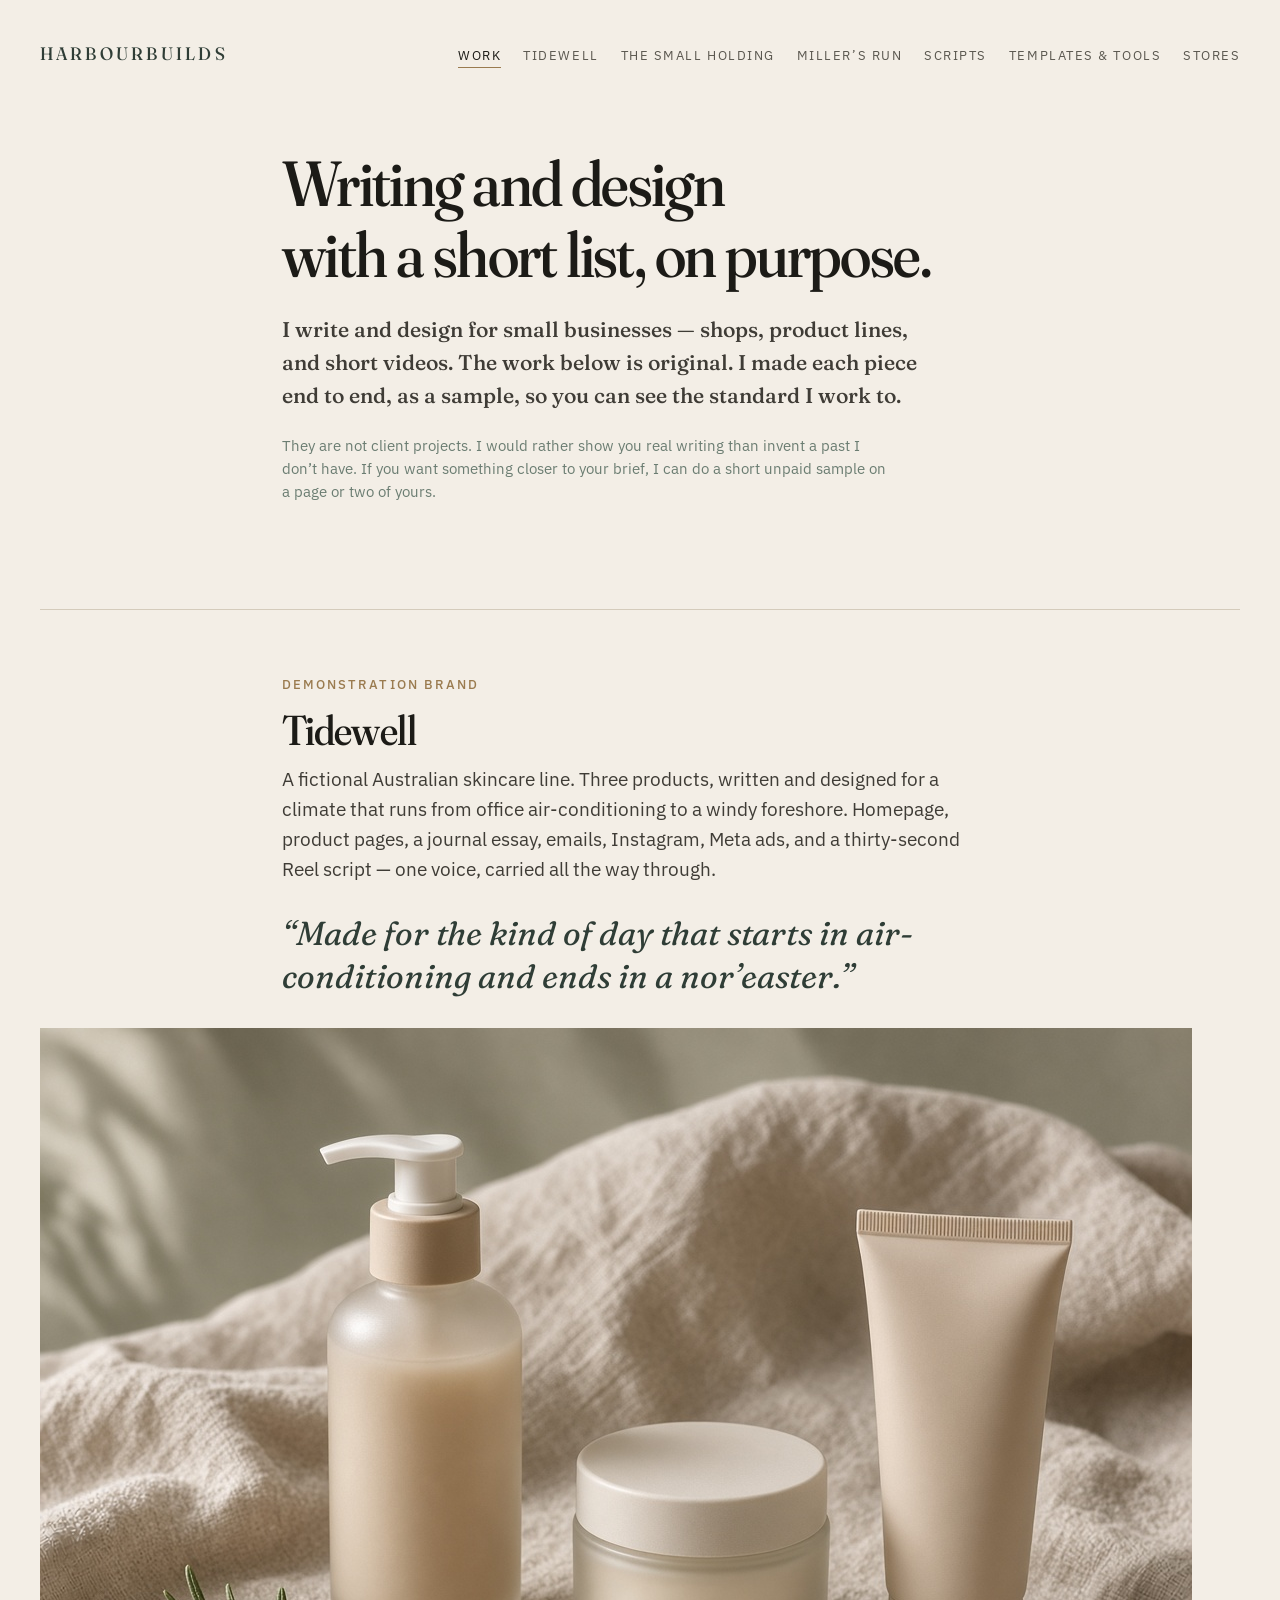
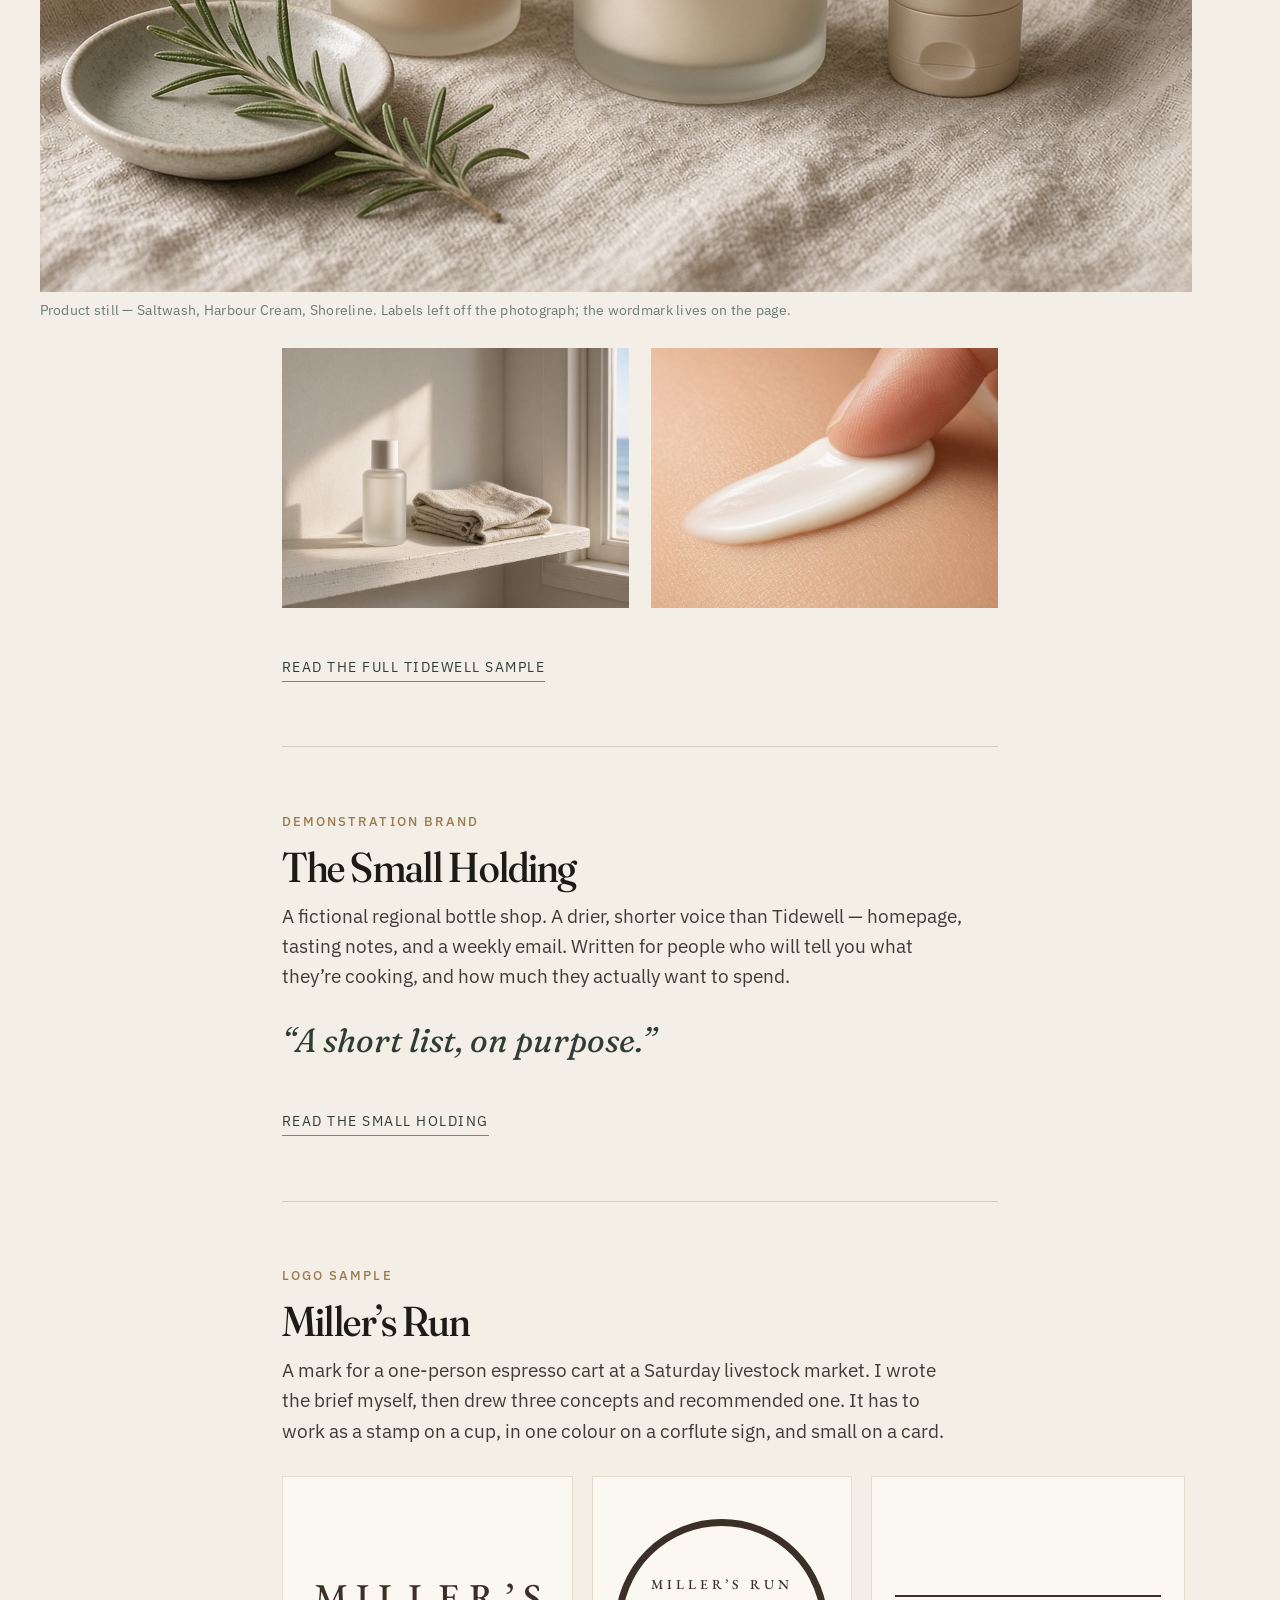
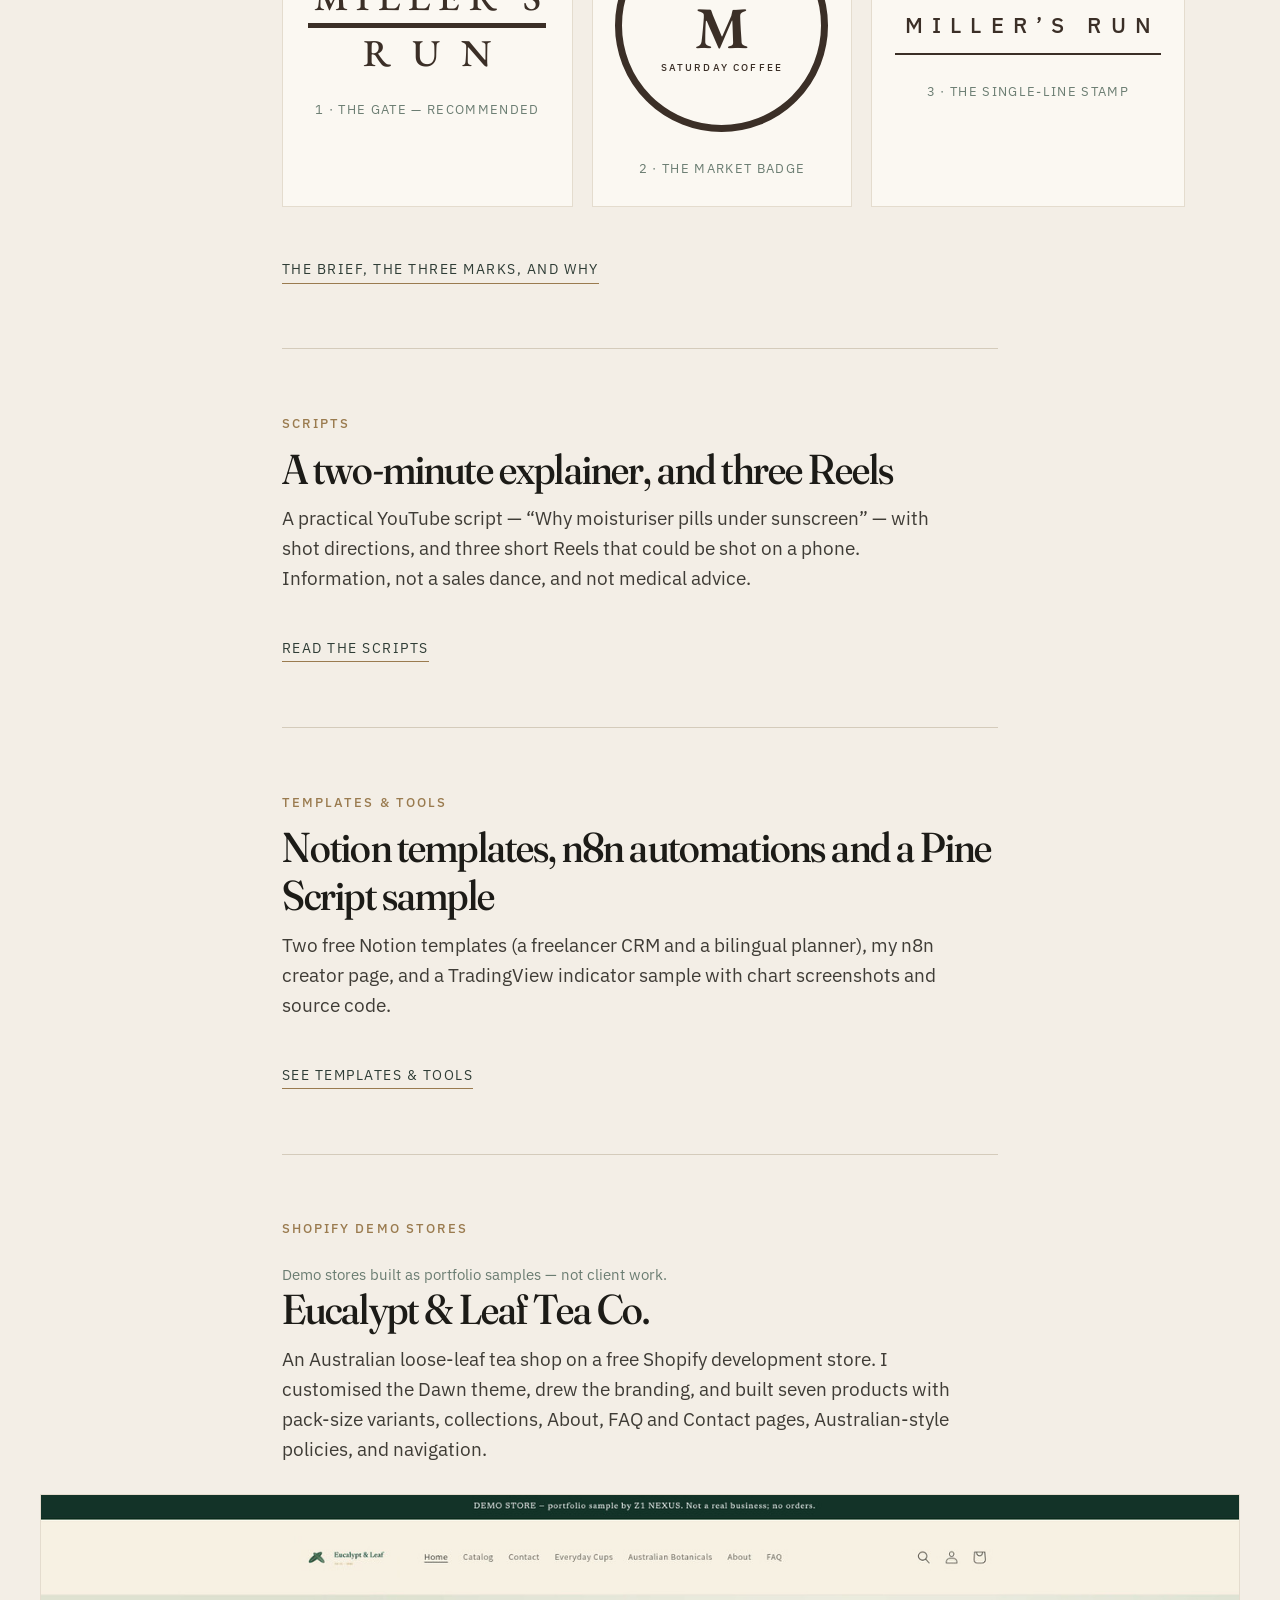
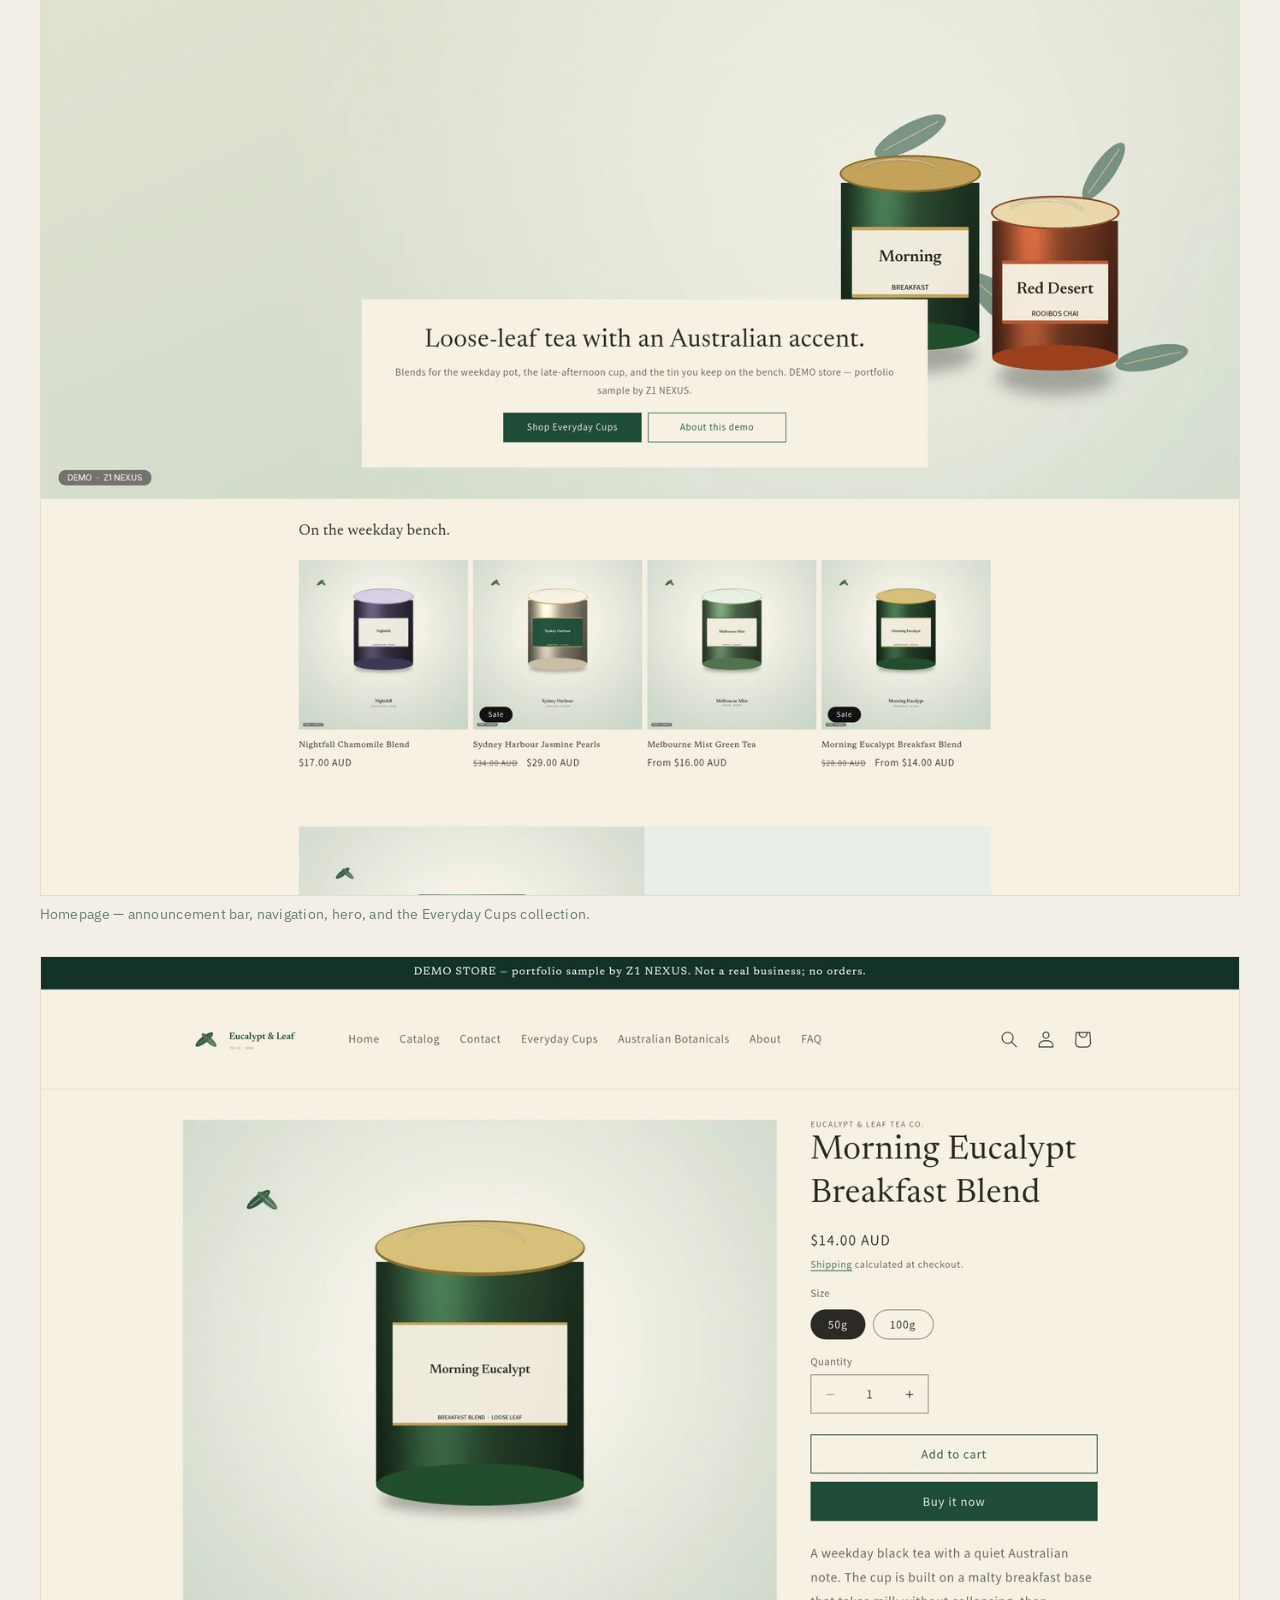
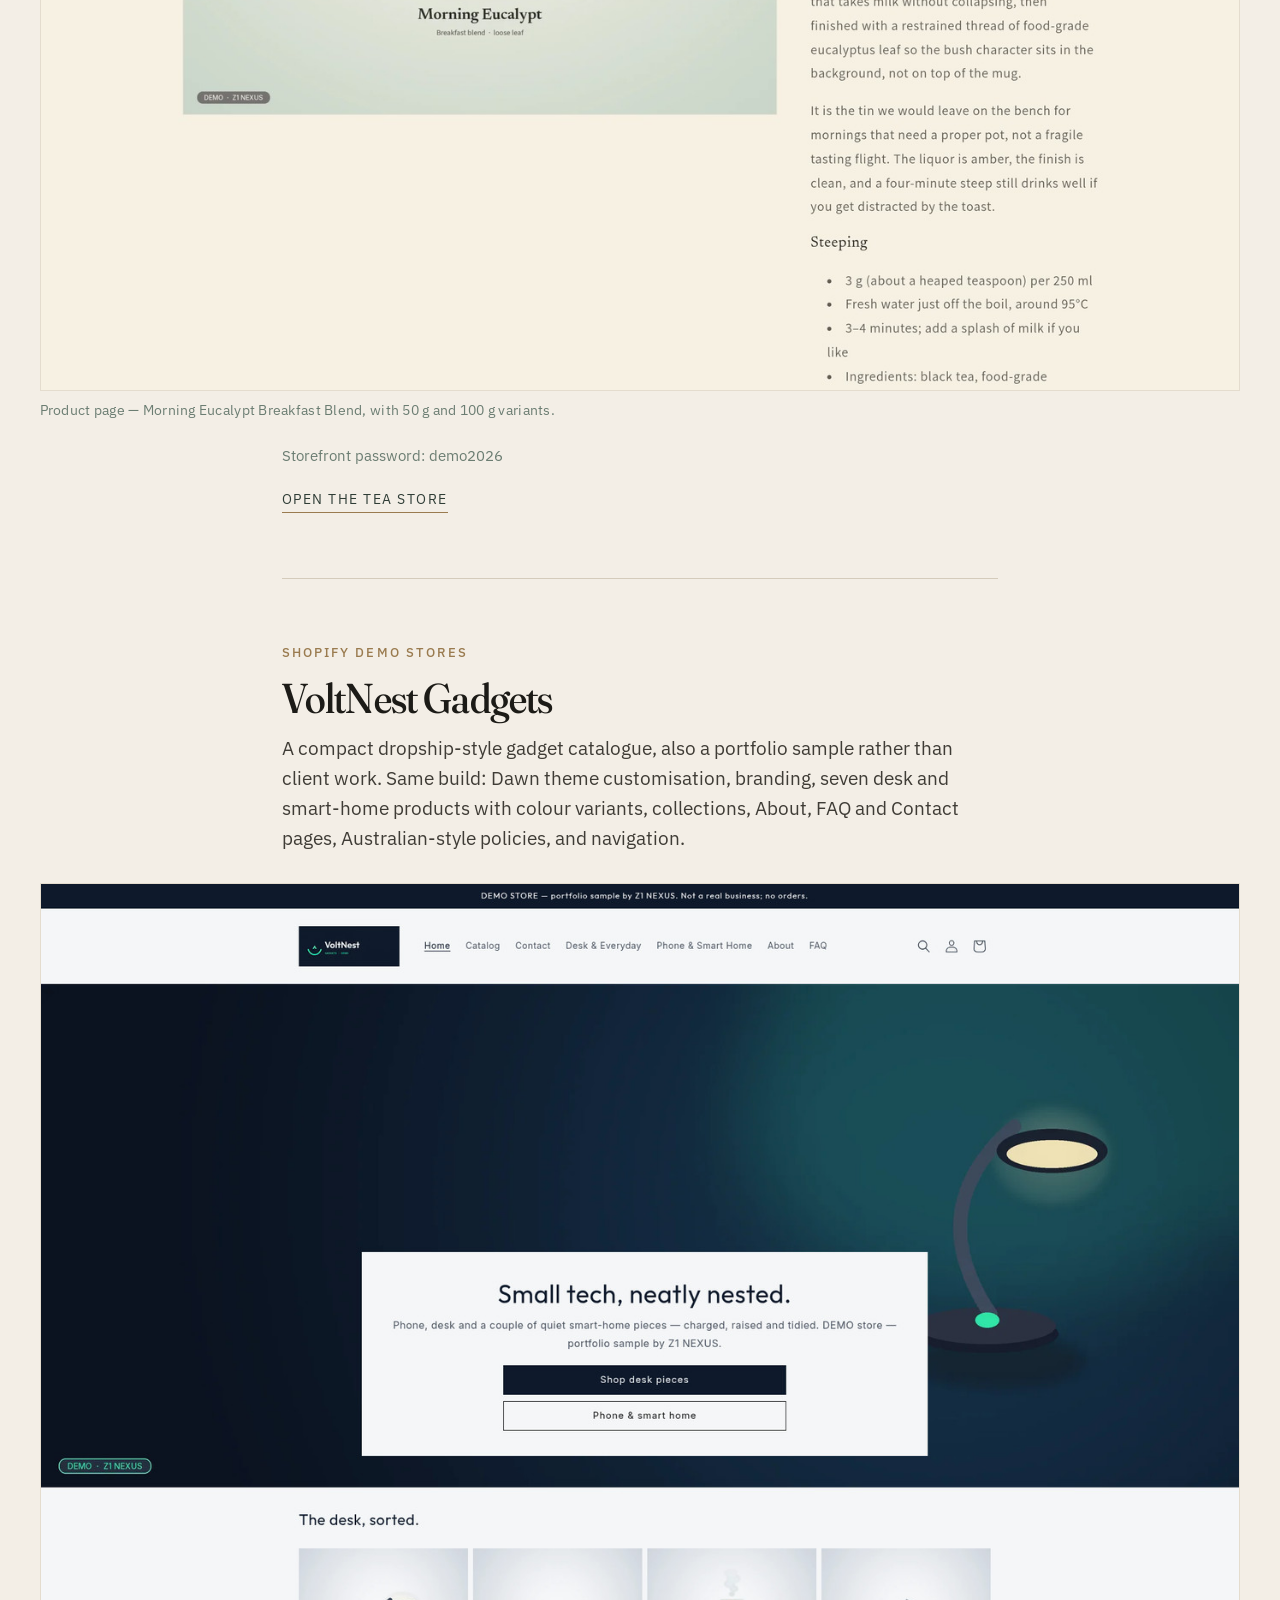
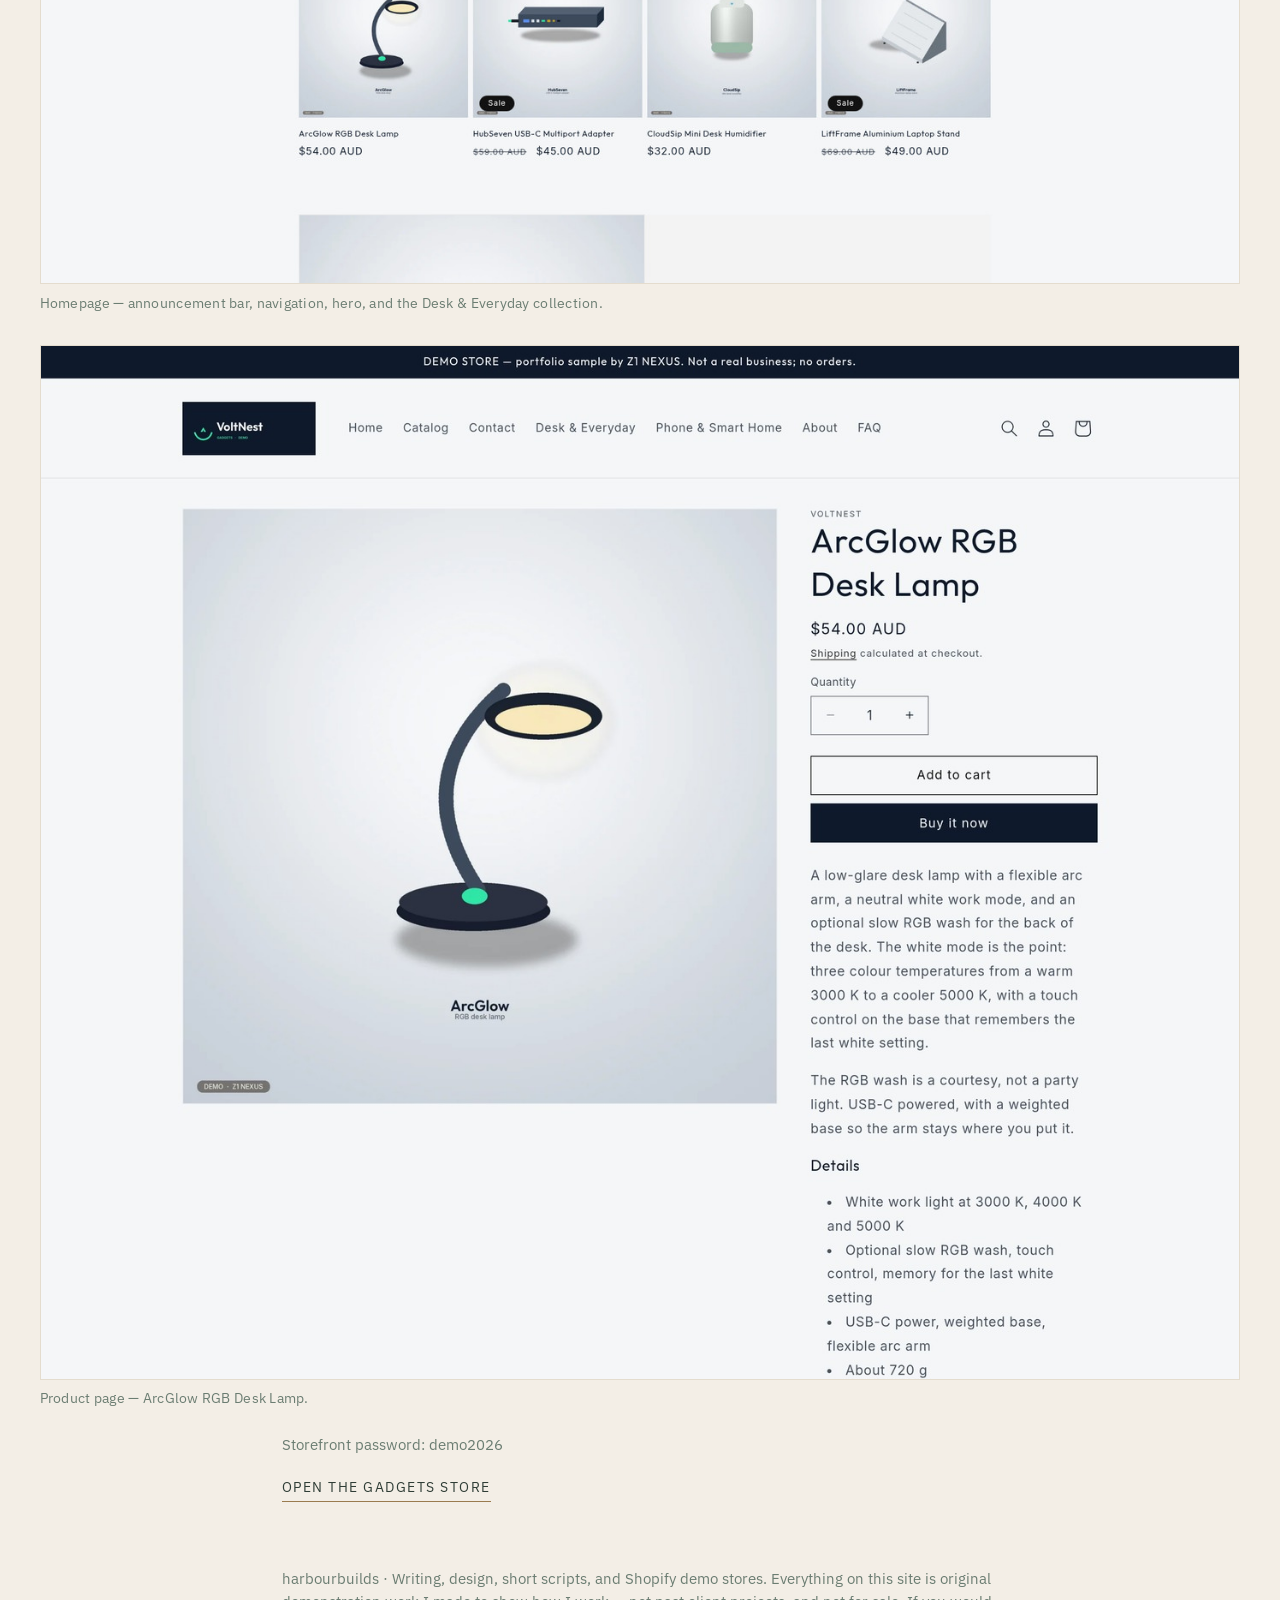
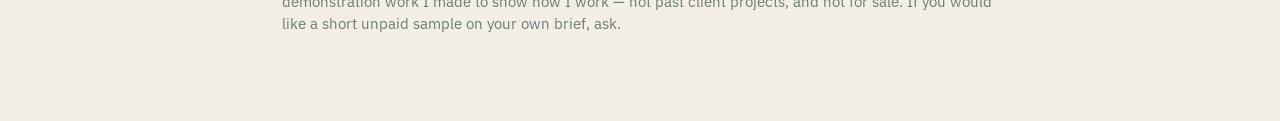
<file: index.html>
<!doctype html>
<html lang="en">
<head>
<meta charset="utf-8">
<meta name="viewport" content="width=device-width, initial-scale=1">
<title>Work samples</title>
<meta name="description" content="Original writing and design samples. Demonstration work, not client projects.">
<link rel="stylesheet" href="styles.css">
</head>
<body>
<div class="wide">
  <div class="top">
    <a class="sj" href="index.html">harbourbuilds</a>
    <nav>
      <a href="index.html" aria-current="page">Work</a>
      <a href="tidewell.html">Tidewell</a>
      <a href="small-holding.html">The Small Holding</a>
      <a href="millers-run.html">Miller’s Run</a>
      <a href="scripts.html">Scripts</a>
      <a href="tools.html">Templates &amp; tools</a>
      <a href="index.html#shopify-demo-stores">Stores</a>
    </nav>
  </div>
</div>

<div class="wrap">
  <section class="hero">
    <h1>Writing and design<br>with a short list, on purpose.</h1>
    <p class="lede">I write and design for small businesses — shops, product lines, and short videos. The work below is original. I made each piece end to end, as a sample, so you can see the standard I work to.</p>
    <p class="fine">They are not client projects. I would rather show you real writing than invent a past I don’t have. If you want something closer to your brief, I can do a short unpaid sample on a page or two of yours.</p>
  </section>
</div>

<div class="wide">
  <hr class="rule">
</div>

<div class="wrap">
  <p class="kicker">Demonstration brand</p>
  <h2>Tidewell</h2>
  <p class="intro">A fictional Australian skincare line. Three products, written and designed for a climate that runs from office air-conditioning to a windy foreshore. Homepage, product pages, a journal essay, emails, Instagram, Meta ads, and a thirty-second Reel script — one voice, carried all the way through.</p>
  <p class="pull">“Made for the kind of day that starts in air-conditioning and ends in a nor’easter.”</p>
</div>
<div class="wide">
  <figure>
    <img src="img/tidewell-bottles.jpg" alt="Three unlabelled skincare bottles on linen, with a sprig of rosemary">
    <figcaption>Product still — Saltwash, Harbour Cream, Shoreline. Labels left off the photograph; the wordmark lives on the page.</figcaption>
  </figure>
</div>
<div class="wrap">
  <div class="grid-2 photos">
    <figure>
      <img src="img/tidewell-shelf.jpg" alt="A single frosted bottle on a sunlit bathroom shelf, with the sea in the window">
    </figure>
    <figure>
      <img src="img/tidewell-swatch.jpg" alt="Close-up of moisturiser being swiped across skin">
    </figure>
  </div>
  <a class="more" href="tidewell.html">Read the full Tidewell sample</a>
  <hr class="rule">

  <p class="kicker">Demonstration brand</p>
  <h2>The Small Holding</h2>
  <p class="intro">A fictional regional bottle shop. A drier, shorter voice than Tidewell — homepage, tasting notes, and a weekly email. Written for people who will tell you what they’re cooking, and how much they actually want to spend.</p>
  <p class="pull">“A short list, on purpose.”</p>
  <a class="more" href="small-holding.html">Read The Small Holding</a>
  <hr class="rule">

  <p class="kicker">Logo sample</p>
  <h2>Miller’s Run</h2>
  <p class="intro">A mark for a one-person espresso cart at a Saturday livestock market. I wrote the brief myself, then drew three concepts and recommended one. It has to work as a stamp on a cup, in one colour on a corflute sign, and small on a card.</p>
  <div class="marks">
    <div class="mark-card">
      <div class="mr-gate">
        <div class="mr-top">Miller’s</div>
        <div class="mr-bar"></div>
        <div class="mr-bot">Run</div>
      </div>
      <p>1 · The gate — recommended</p>
    </div>
    <div class="mark-card">
      <div class="mr-badge">
        <div class="ring">Miller’s Run</div>
        <div class="m">M</div>
        <div class="sub">Saturday coffee</div>
      </div>
      <p>2 · The market badge</p>
    </div>
    <div class="mark-card">
      <div class="mr-stamp">
        <div class="rule"></div>
        <div class="name">Miller’s Run</div>
        <div class="rule"></div>
      </div>
      <p>3 · The single-line stamp</p>
    </div>
  </div>
  <a class="more" href="millers-run.html">The brief, the three marks, and why</a>
  <hr class="rule">

  <p class="kicker">Scripts</p>
  <h2>A two-minute explainer, and three Reels</h2>
  <p class="intro">A practical YouTube script — “Why moisturiser pills under sunscreen” — with shot directions, and three short Reels that could be shot on a phone. Information, not a sales dance, and not medical advice.</p>
  <a class="more" href="scripts.html">Read the scripts</a>
  <hr class="rule">

  <p class="kicker">Templates &amp; tools</p>
  <h2>Notion templates, n8n automations and a Pine Script sample</h2>
  <p class="intro">Two free Notion templates (a freelancer CRM and a bilingual planner), my n8n creator page, and a TradingView indicator sample with chart screenshots and source code.</p>
  <a class="more" href="tools.html">See templates &amp; tools</a>
  <hr class="rule">

  <p class="kicker" id="shopify-demo-stores">Shopify demo stores</p>
  <p class="fine">Demo stores built as portfolio samples — not client work.</p>
  <h2>Eucalypt &amp; Leaf Tea Co.</h2>
  <p class="intro">An Australian loose-leaf tea shop on a free Shopify development store. I customised the Dawn theme, drew the branding, and built seven products with pack-size variants, collections, About, FAQ and Contact pages, Australian-style policies, and navigation.</p>
</div>
<div class="wide">
  <figure class="store-shot">
    <img src="img/eucalypt-tea-home.jpg" width="1400" height="1167" alt="Homepage of the Eucalypt &amp; Leaf Tea Co. demo store: a cream Dawn theme, the headline Loose-leaf tea with an Australian accent, and four tea tins under On the weekday bench.">
    <figcaption>Homepage — announcement bar, navigation, hero, and the Everyday Cups collection.</figcaption>
  </figure>
  <figure class="store-shot">
    <img src="img/eucalypt-tea-product.jpg" width="1400" height="1206" alt="Product page for Morning Eucalypt Breakfast Blend, with 50 gram and 100 gram size options, add to cart, and steeping notes.">
    <figcaption>Product page — Morning Eucalypt Breakfast Blend, with 50&nbsp;g and 100&nbsp;g variants.</figcaption>
  </figure>
</div>
<div class="wrap">
  <p class="fine store-pass">Storefront password: demo2026</p>
  <a class="more" href="https://eucalypt-and-leaf-tea-co-demo.myshopify.com" target="_blank" rel="noopener">Open the tea store</a>
  <hr class="rule">

  <p class="kicker">Shopify demo stores</p>
  <h2>VoltNest Gadgets</h2>
  <p class="intro">A compact dropship-style gadget catalogue, also a portfolio sample rather than client work. Same build: Dawn theme customisation, branding, seven desk and smart-home products with colour variants, collections, About, FAQ and Contact pages, Australian-style policies, and navigation.</p>
</div>
<div class="wide">
  <figure class="store-shot">
    <img src="img/voltnest-gadgets-home.jpg" width="1400" height="1167" alt="Homepage of the VoltNest Gadgets demo store: a dark navy Dawn theme, the headline Small tech, neatly nested, and four desk products under The desk, sorted.">
    <figcaption>Homepage — announcement bar, navigation, hero, and the Desk &amp; Everyday collection.</figcaption>
  </figure>
  <figure class="store-shot">
    <img src="img/voltnest-gadgets-product.jpg" width="1400" height="1206" alt="Product page for the ArcGlow RGB Desk Lamp, with price, add to cart, and a short product story.">
    <figcaption>Product page — ArcGlow RGB Desk Lamp.</figcaption>
  </figure>
</div>
<div class="wrap">
  <p class="fine store-pass">Storefront password: demo2026</p>
  <a class="more" href="https://voltnest-gadgets-demo.myshopify.com" target="_blank" rel="noopener">Open the gadgets store</a>
</div>

<div class="wrap">
<footer class="site">
  <p>harbourbuilds · Writing, design, short scripts, and Shopify demo stores. Everything on this site is original demonstration work I made to show how I work — not past client projects, and not for sale. If you would like a short unpaid sample on your own brief, ask.</p>
</footer>
</div>
</body></html>
</file>
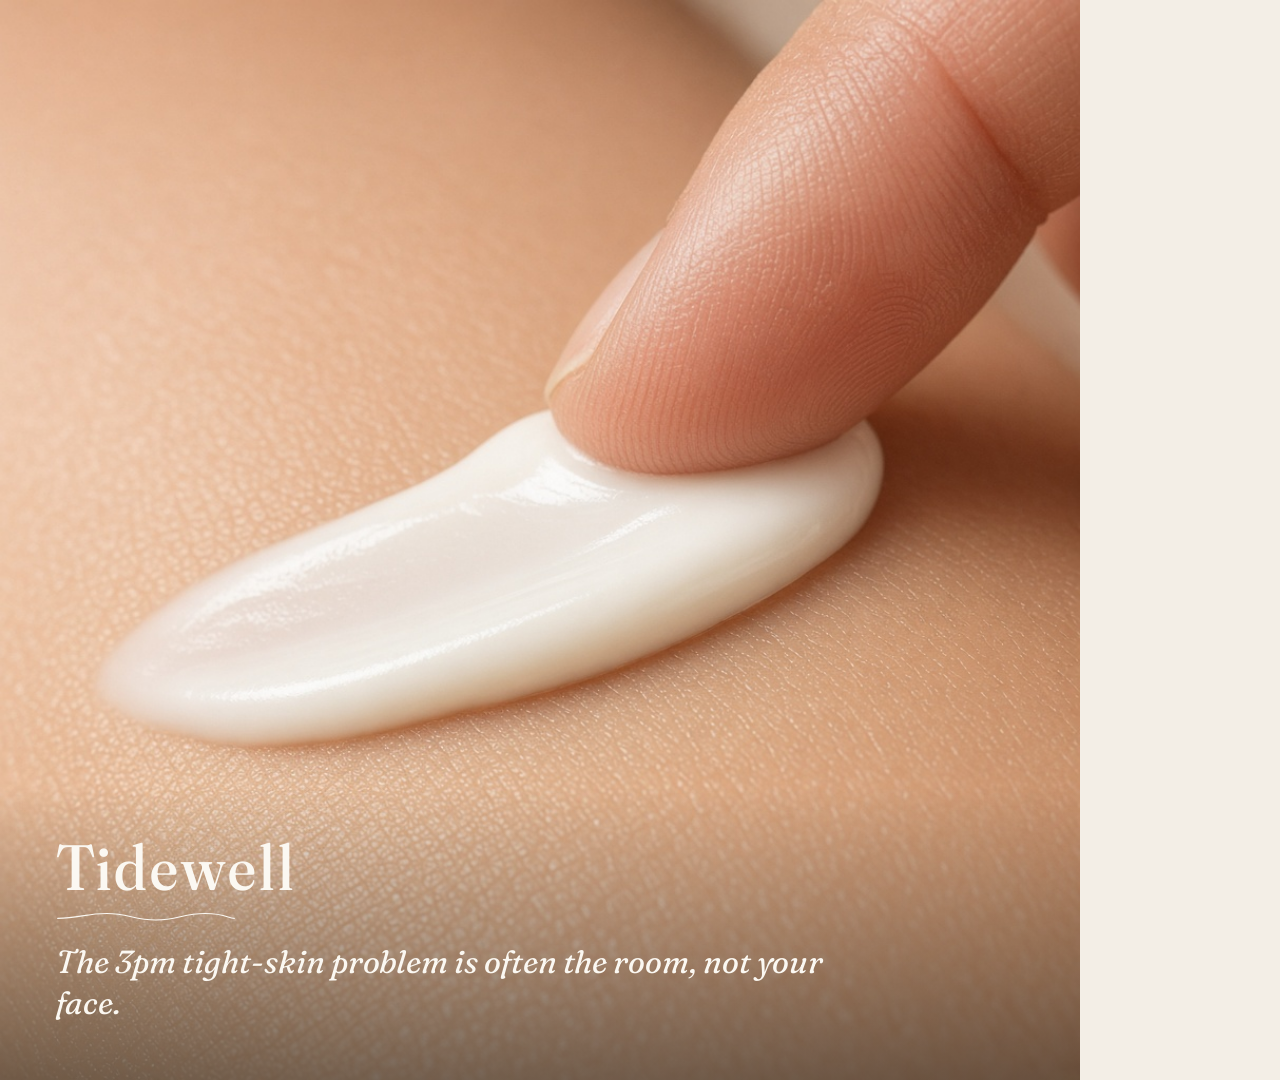
<file: ig.html>
<!doctype html><html><head><meta charset="utf-8">
<link rel="stylesheet" href="styles.css">
<style>
body{margin:0;background:#F3EEE6;}
.ig{width:1080px;height:1080px;background:#F3EEE6;position:relative;overflow:hidden;}
.ig img{width:1080px;height:1080px;object-fit:cover;display:block;}
.ig .band{position:absolute;left:0;right:0;bottom:0;padding:48px 56px 56px;background:linear-gradient(to top, rgba(28,27,23,0.55) 0%, rgba(28,27,23,0.0) 100%);}
.ig .tw{color:#FBF8F2;font-size:64px;letter-spacing:0.05em;}
.ig .tw-line{width:180px;margin:12px 0 18px;}
.ig .tw-line path{stroke:#FBF8F2;}
.ig .line{font-family:'Fraunces Italic',Georgia,serif;font-style:italic;color:#FBF8F2;font-size:32px;line-height:1.3;max-width:820px;}
</style></head>
<body>
<div class="ig">
  <img src="img/tidewell-swatch.jpg" alt="">
  <div class="band">
    <div class="tw">Tidewell</div>
    <svg class="tw-line" viewBox="0 0 220 14"><path d="M2 9 C 28 9, 36 3, 62 3 S 96 11, 122 11 S 156 3, 182 3 S 210 9, 218 9" fill="none" stroke="#FBF8F2" stroke-width="1.4" stroke-linecap="round"/></svg>
    <div class="line">The 3pm tight-skin problem is often the room, not your face.</div>
  </div>
</div>
</body></html>
</file>
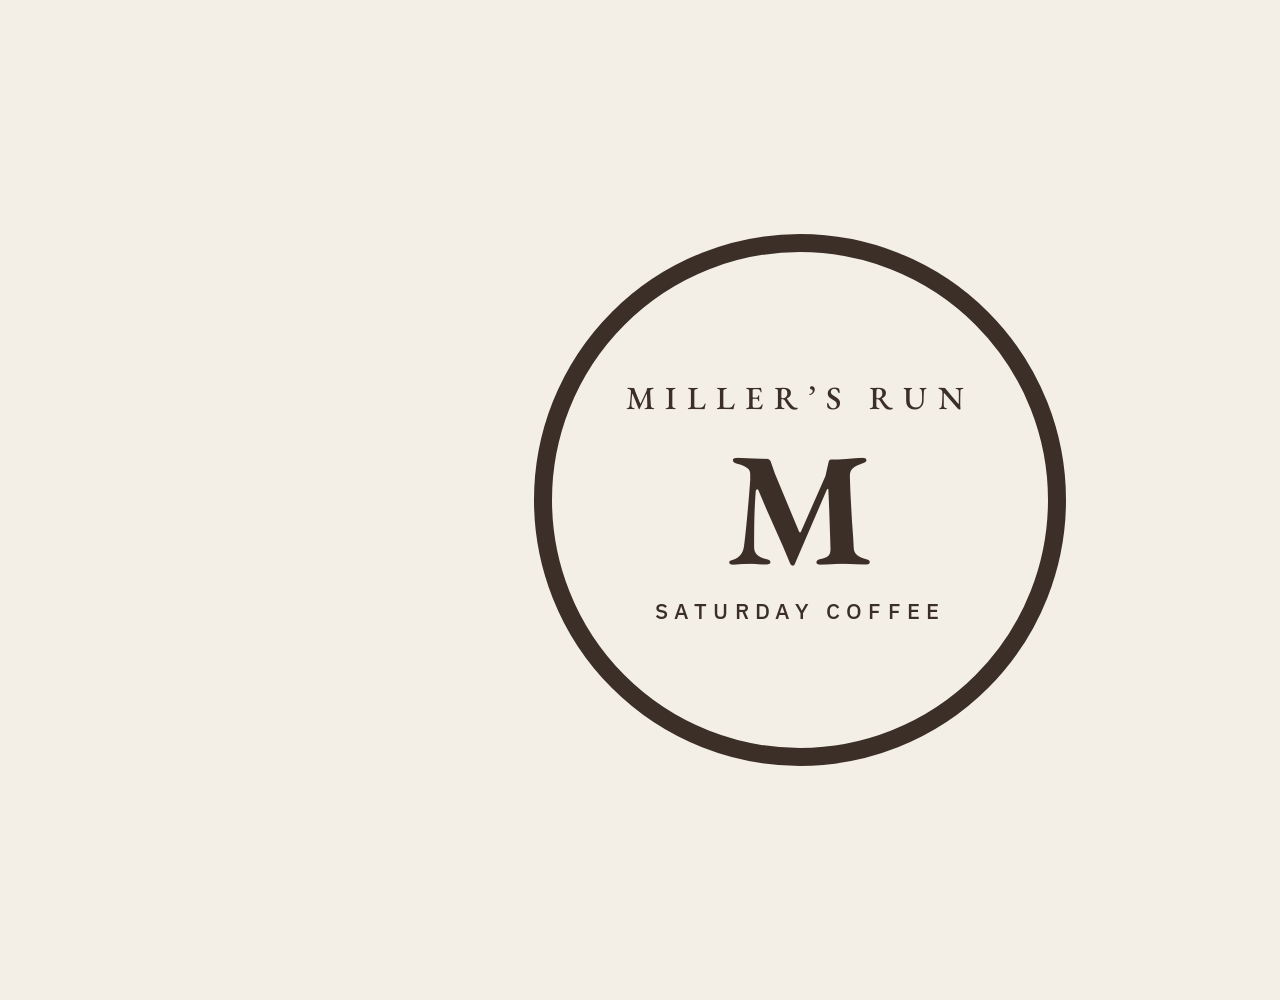
<file: mark-millers-badge.html>
<!doctype html><html lang="en"><head><meta charset="utf-8"><link rel="stylesheet" href="styles.css"><style>
body.board{background:#F3EEE6;margin:0;}
.board-wrap{width:1600px;height:1000px;display:flex;align-items:center;justify-content:center;flex-direction:column;}
.board-wrap.tw-lg .tw{font-size:8.5rem;letter-spacing:0.045em;}
.board-wrap.tw-lg .tw-line{width:24rem;margin-top:1.1rem;}
.board-wrap.tw-lg .tw-line path{stroke-width:1.15;}
.mr-gate.lg .mr-top,.mr-gate.lg .mr-bot{font-size:6.2rem;}
.mr-gate.lg .mr-bar{height:0.85rem;margin:0.7rem 0.4rem 0.65rem;width:28rem;}
.mr-gate.lg{display:flex;flex-direction:column;align-items:center;}
.mr-badge.lg{width:28rem;height:28rem;border-width:0.95rem;}
.mr-badge.lg .ring{font-size:1.7rem;letter-spacing:0.32em;margin-bottom:0.8rem;}
.mr-badge.lg .m{font-size:8.5rem;}
.mr-badge.lg .sub{font-size:1.15rem;margin-top:1rem;letter-spacing:0.28em;}
.mr-stamp.lg .name{font-size:3.2rem;letter-spacing:0.48em;padding:1.1rem 0 1.1rem 0.48em;}
.mr-stamp.lg .rule{width:38rem;height:5px;}
</style></head>
<body class="board"><div class="board-wrap "><div class="mr-badge lg"><div class="ring">Miller’s Run</div><div class="m">M</div><div class="sub">Saturday coffee</div></div></div></body></html>
</file>
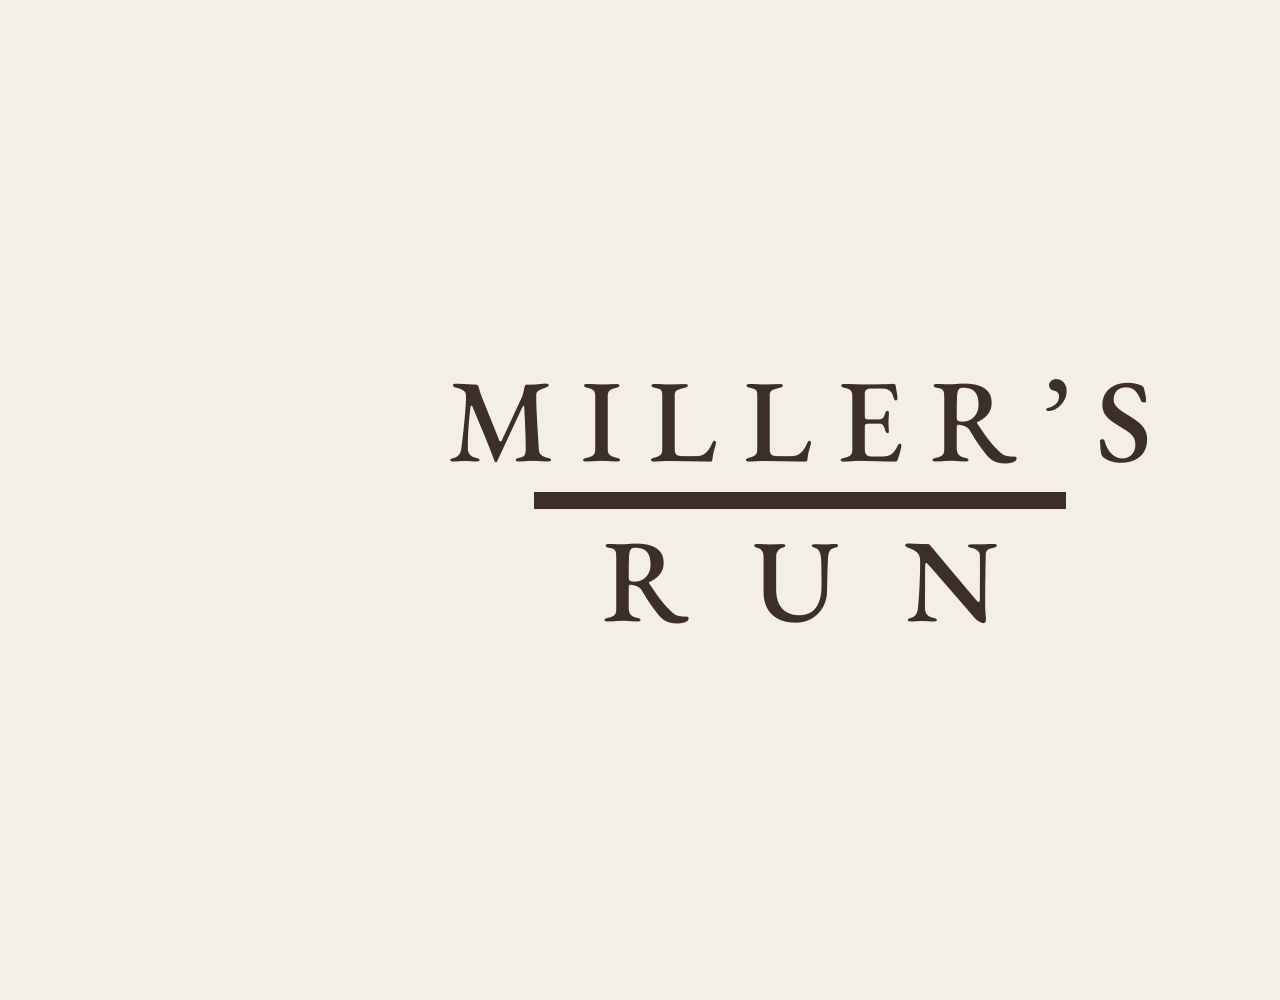
<file: mark-millers-gate.html>
<!doctype html><html lang="en"><head><meta charset="utf-8"><link rel="stylesheet" href="styles.css"><style>
body.board{background:#F3EEE6;margin:0;}
.board-wrap{width:1600px;height:1000px;display:flex;align-items:center;justify-content:center;flex-direction:column;}
.board-wrap.tw-lg .tw{font-size:8.5rem;letter-spacing:0.045em;}
.board-wrap.tw-lg .tw-line{width:24rem;margin-top:1.1rem;}
.board-wrap.tw-lg .tw-line path{stroke-width:1.15;}
.mr-gate.lg .mr-top,.mr-gate.lg .mr-bot{font-size:6.2rem;}
.mr-gate.lg .mr-bar{height:0.85rem;margin:0.7rem 0.4rem 0.65rem;width:28rem;}
.mr-gate.lg{display:flex;flex-direction:column;align-items:center;}
.mr-badge.lg{width:28rem;height:28rem;border-width:0.95rem;}
.mr-badge.lg .ring{font-size:1.7rem;letter-spacing:0.32em;margin-bottom:0.8rem;}
.mr-badge.lg .m{font-size:8.5rem;}
.mr-badge.lg .sub{font-size:1.15rem;margin-top:1rem;letter-spacing:0.28em;}
.mr-stamp.lg .name{font-size:3.2rem;letter-spacing:0.48em;padding:1.1rem 0 1.1rem 0.48em;}
.mr-stamp.lg .rule{width:38rem;height:5px;}
</style></head>
<body class="board"><div class="board-wrap "><div class="mr-gate lg"><div class="mr-top">Miller’s</div><div class="mr-bar"></div><div class="mr-bot">Run</div></div></div></body></html>
</file>
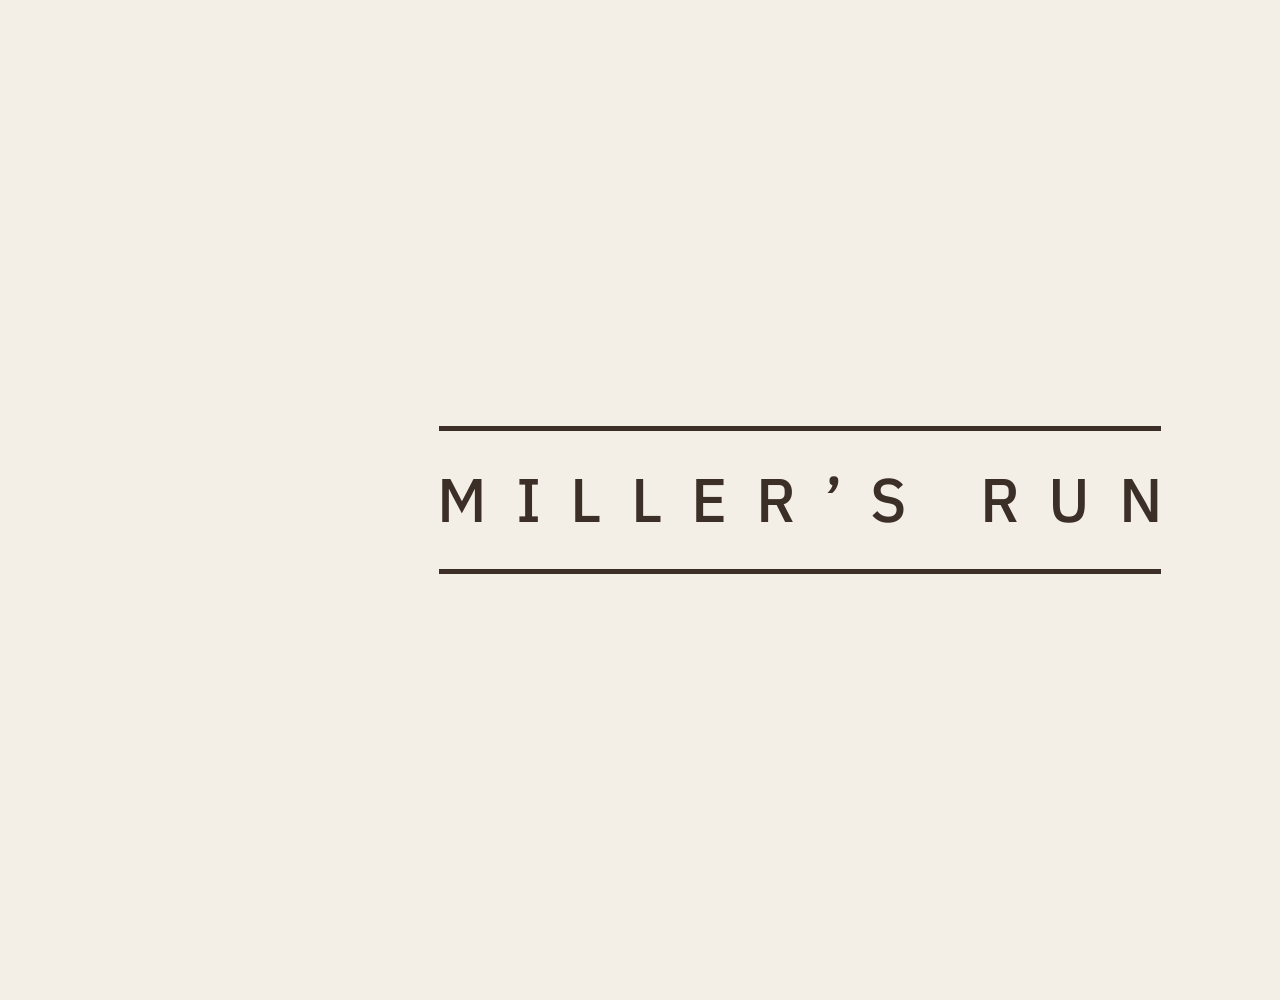
<file: mark-millers-stamp.html>
<!doctype html><html lang="en"><head><meta charset="utf-8"><link rel="stylesheet" href="styles.css"><style>
body.board{background:#F3EEE6;margin:0;}
.board-wrap{width:1600px;height:1000px;display:flex;align-items:center;justify-content:center;flex-direction:column;}
.board-wrap.tw-lg .tw{font-size:8.5rem;letter-spacing:0.045em;}
.board-wrap.tw-lg .tw-line{width:24rem;margin-top:1.1rem;}
.board-wrap.tw-lg .tw-line path{stroke-width:1.15;}
.mr-gate.lg .mr-top,.mr-gate.lg .mr-bot{font-size:6.2rem;}
.mr-gate.lg .mr-bar{height:0.85rem;margin:0.7rem 0.4rem 0.65rem;width:28rem;}
.mr-gate.lg{display:flex;flex-direction:column;align-items:center;}
.mr-badge.lg{width:28rem;height:28rem;border-width:0.95rem;}
.mr-badge.lg .ring{font-size:1.7rem;letter-spacing:0.32em;margin-bottom:0.8rem;}
.mr-badge.lg .m{font-size:8.5rem;}
.mr-badge.lg .sub{font-size:1.15rem;margin-top:1rem;letter-spacing:0.28em;}
.mr-stamp.lg .name{font-size:3.2rem;letter-spacing:0.48em;padding:1.1rem 0 1.1rem 0.48em;}
.mr-stamp.lg .rule{width:38rem;height:5px;}
</style></head>
<body class="board"><div class="board-wrap "><div class="mr-stamp lg"><div class="rule"></div><div class="name">Miller’s Run</div><div class="rule"></div></div></div></body></html>
</file>
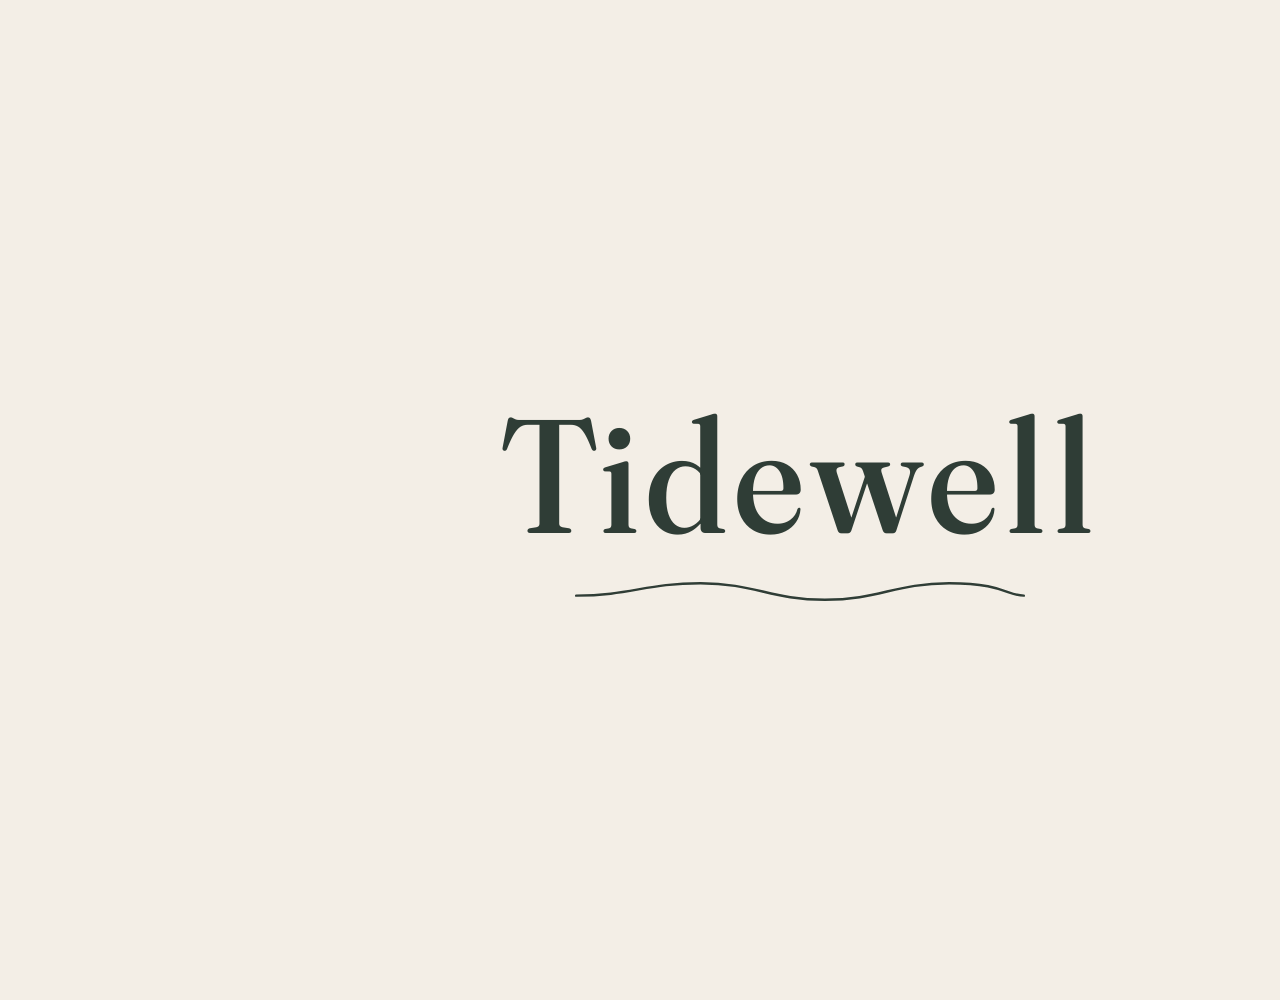
<file: mark-tidewell.html>
<!doctype html><html lang="en"><head><meta charset="utf-8"><link rel="stylesheet" href="styles.css"><style>
body.board{background:#F3EEE6;margin:0;}
.board-wrap{width:1600px;height:1000px;display:flex;align-items:center;justify-content:center;flex-direction:column;}
.board-wrap.tw-lg .tw{font-size:8.5rem;letter-spacing:0.045em;}
.board-wrap.tw-lg .tw-line{width:24rem;margin-top:1.1rem;}
.board-wrap.tw-lg .tw-line path{stroke-width:1.15;}
.mr-gate.lg .mr-top,.mr-gate.lg .mr-bot{font-size:6.2rem;}
.mr-gate.lg .mr-bar{height:0.85rem;margin:0.7rem 0.4rem 0.65rem;width:28rem;}
.mr-gate.lg{display:flex;flex-direction:column;align-items:center;}
.mr-badge.lg{width:28rem;height:28rem;border-width:0.95rem;}
.mr-badge.lg .ring{font-size:1.7rem;letter-spacing:0.32em;margin-bottom:0.8rem;}
.mr-badge.lg .m{font-size:8.5rem;}
.mr-badge.lg .sub{font-size:1.15rem;margin-top:1rem;letter-spacing:0.28em;}
.mr-stamp.lg .name{font-size:3.2rem;letter-spacing:0.48em;padding:1.1rem 0 1.1rem 0.48em;}
.mr-stamp.lg .rule{width:38rem;height:5px;}
</style></head>
<body class="board"><div class="board-wrap tw-lg"><div class="tw">Tidewell</div>
        <svg class="tw-line" viewBox="0 0 220 14" aria-hidden="true">
          <path d="M2 9 C 28 9, 36 3, 62 3 S 96 11, 122 11 S 156 3, 182 3 S 210 9, 218 9" fill="none" stroke="#2F3D36" stroke-width="1.15" stroke-linecap="round"/>
        </svg></div></body></html>
</file>
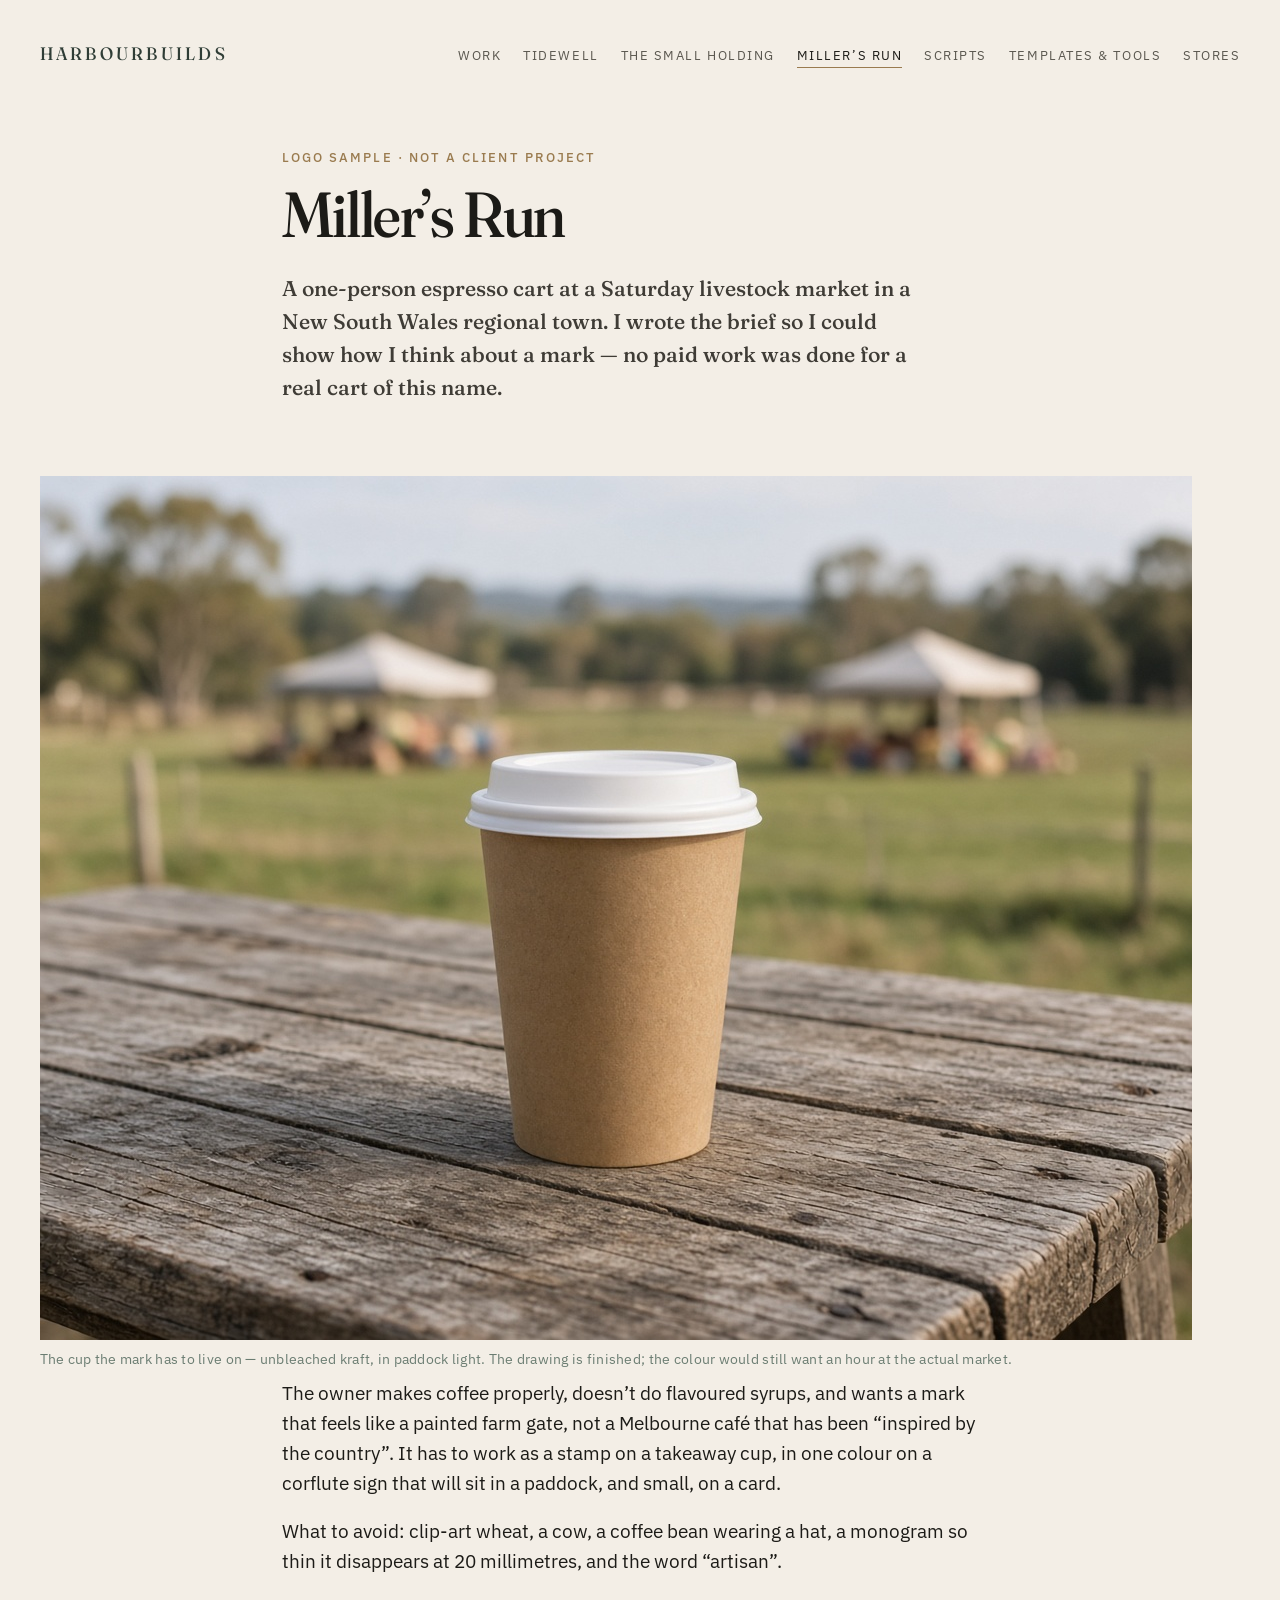
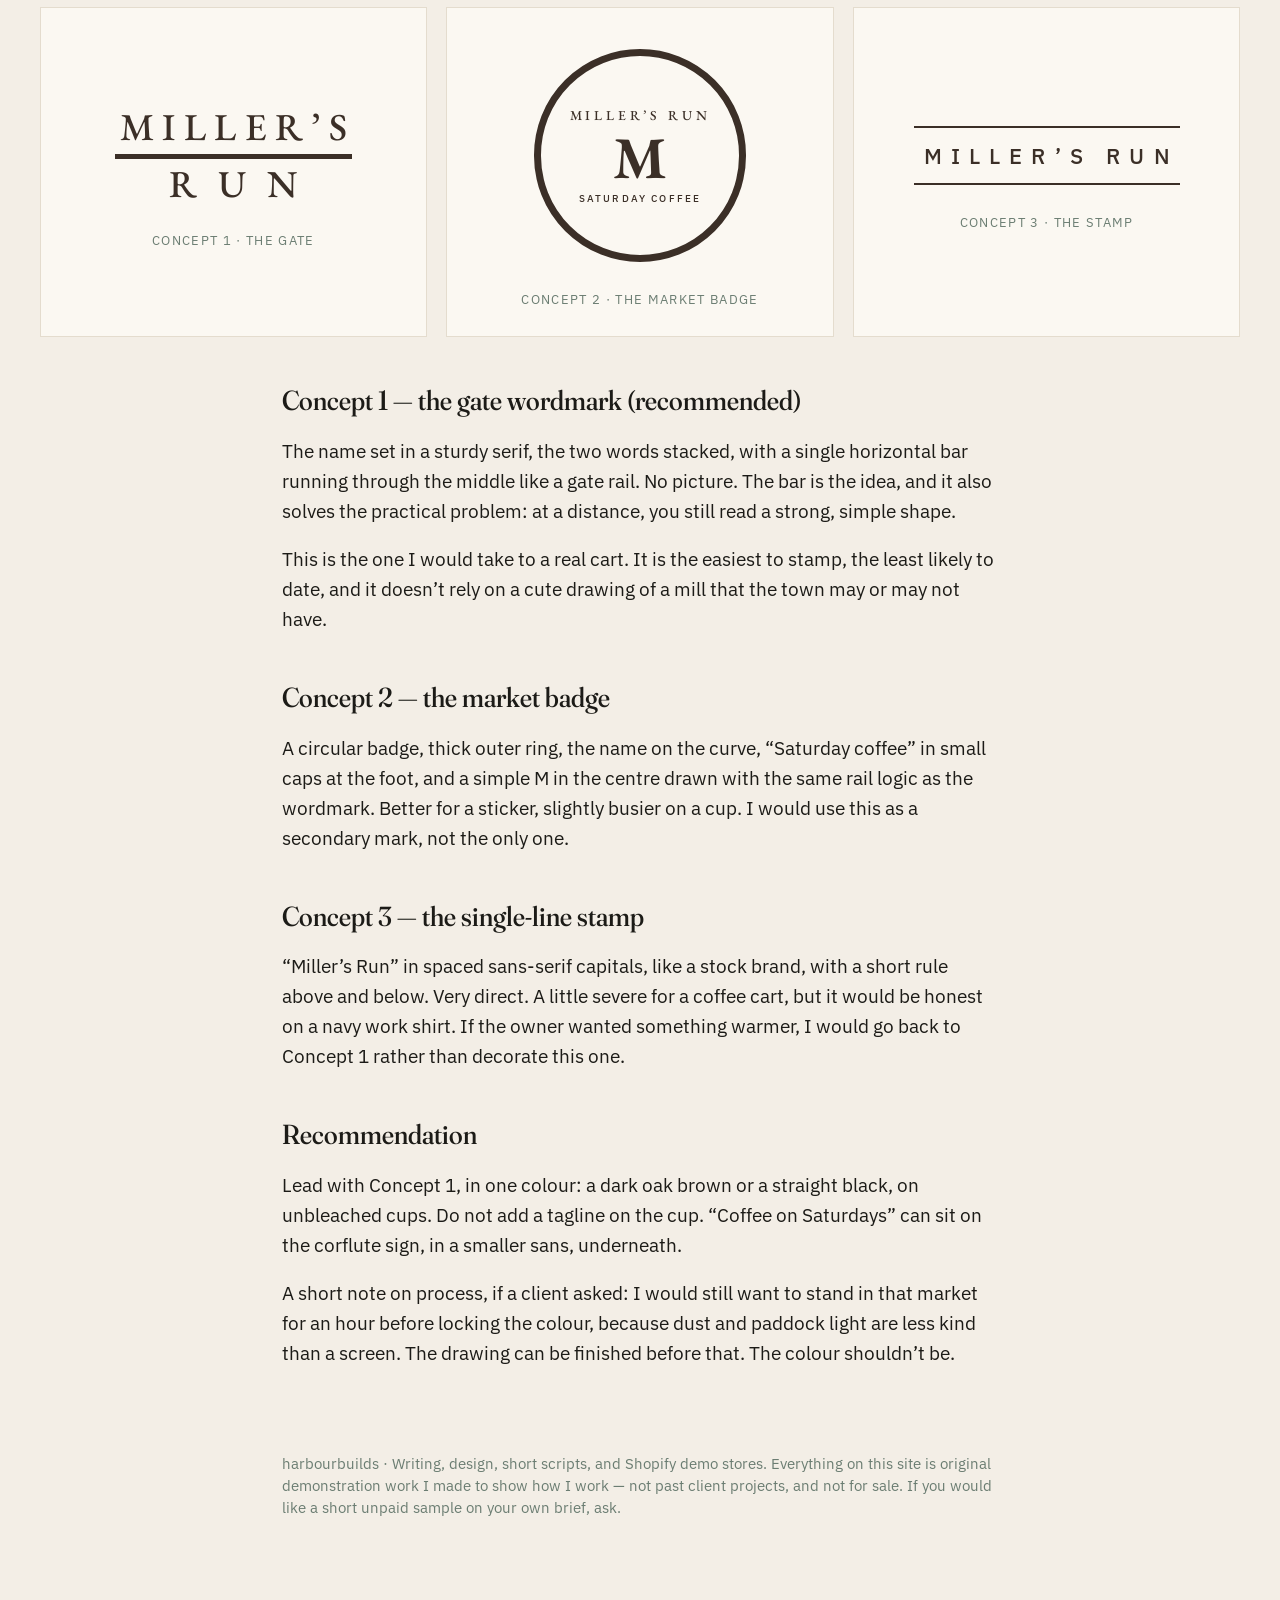
<file: millers-run.html>
<!doctype html>
<html lang="en">
<head>
<meta charset="utf-8">
<meta name="viewport" content="width=device-width, initial-scale=1">
<title>Miller’s Run — logo sample</title>
<meta name="description" content="Original writing and design samples. Demonstration work, not client projects.">
<link rel="stylesheet" href="styles.css">
</head>
<body>
<div class="wide">
  <div class="top">
    <a class="sj" href="index.html">harbourbuilds</a>
    <nav>
      <a href="index.html">Work</a>
      <a href="tidewell.html">Tidewell</a>
      <a href="small-holding.html">The Small Holding</a>
      <a href="millers-run.html" aria-current="page">Miller’s Run</a>
      <a href="scripts.html">Scripts</a>
      <a href="tools.html">Templates &amp; tools</a>
      <a href="index.html#shopify-demo-stores">Stores</a>
    </nav>
  </div>
</div>

<div class="wrap">
  <section class="hero">
    <p class="kicker">Logo sample · not a client project</p>
    <h1>Miller’s Run</h1>
    <p class="lede">A one-person espresso cart at a Saturday livestock market in a New South Wales regional town. I wrote the brief so I could show how I think about a mark — no paid work was done for a real cart of this name.</p>
  </section>
</div>
<div class="wide">
  <figure>
    <img src="img/millers-cup.jpg" alt="A plain kraft takeaway cup on a weathered timber table at an outdoor market">
    <figcaption>The cup the mark has to live on — unbleached kraft, in paddock light. The drawing is finished; the colour would still want an hour at the actual market.</figcaption>
  </figure>
</div>
<div class="wrap">
  <article>
    <p>The owner makes coffee properly, doesn’t do flavoured syrups, and wants a mark that feels like a painted farm gate, not a Melbourne café that has been “inspired by the country”. It has to work as a stamp on a takeaway cup, in one colour on a corflute sign that will sit in a paddock, and small, on a card.</p>
    <p>What to avoid: clip-art wheat, a cow, a coffee bean wearing a hat, a monogram so thin it disappears at 20 millimetres, and the word “artisan”.</p>
  </article>
</div>
<div class="wide">
  <div class="marks">
    <div class="mark-card">
      <div class="mr-gate">
        <div class="mr-top">Miller’s</div>
        <div class="mr-bar"></div>
        <div class="mr-bot">Run</div>
      </div>
      <p>Concept 1 · The gate</p>
    </div>
    <div class="mark-card">
      <div class="mr-badge">
        <div class="ring">Miller’s Run</div>
        <div class="m">M</div>
        <div class="sub">Saturday coffee</div>
      </div>
      <p>Concept 2 · The market badge</p>
    </div>
    <div class="mark-card">
      <div class="mr-stamp">
        <div class="rule"></div>
        <div class="name">Miller’s Run</div>
        <div class="rule"></div>
      </div>
      <p>Concept 3 · The stamp</p>
    </div>
  </div>
</div>
<div class="wrap">
  <article>
    <h3>Concept 1 — the gate wordmark (recommended)</h3>
    <p>The name set in a sturdy serif, the two words stacked, with a single horizontal bar running through the middle like a gate rail. No picture. The bar is the idea, and it also solves the practical problem: at a distance, you still read a strong, simple shape.</p>
    <p>This is the one I would take to a real cart. It is the easiest to stamp, the least likely to date, and it doesn’t rely on a cute drawing of a mill that the town may or may not have.</p>
    <h3>Concept 2 — the market badge</h3>
    <p>A circular badge, thick outer ring, the name on the curve, “Saturday coffee” in small caps at the foot, and a simple M in the centre drawn with the same rail logic as the wordmark. Better for a sticker, slightly busier on a cup. I would use this as a secondary mark, not the only one.</p>
    <h3>Concept 3 — the single-line stamp</h3>
    <p>“Miller’s Run” in spaced sans-serif capitals, like a stock brand, with a short rule above and below. Very direct. A little severe for a coffee cart, but it would be honest on a navy work shirt. If the owner wanted something warmer, I would go back to Concept 1 rather than decorate this one.</p>
    <h3>Recommendation</h3>
    <p>Lead with Concept 1, in one colour: a dark oak brown or a straight black, on unbleached cups. Do not add a tagline on the cup. “Coffee on Saturdays” can sit on the corflute sign, in a smaller sans, underneath.</p>
    <p>A short note on process, if a client asked: I would still want to stand in that market for an hour before locking the colour, because dust and paddock light are less kind than a screen. The drawing can be finished before that. The colour shouldn’t be.</p>
  </article>
</div>

<div class="wrap">
<footer class="site">
  <p>harbourbuilds · Writing, design, short scripts, and Shopify demo stores. Everything on this site is original demonstration work I made to show how I work — not past client projects, and not for sale. If you would like a short unpaid sample on your own brief, ask.</p>
</footer>
</div>
</body></html>
</file>
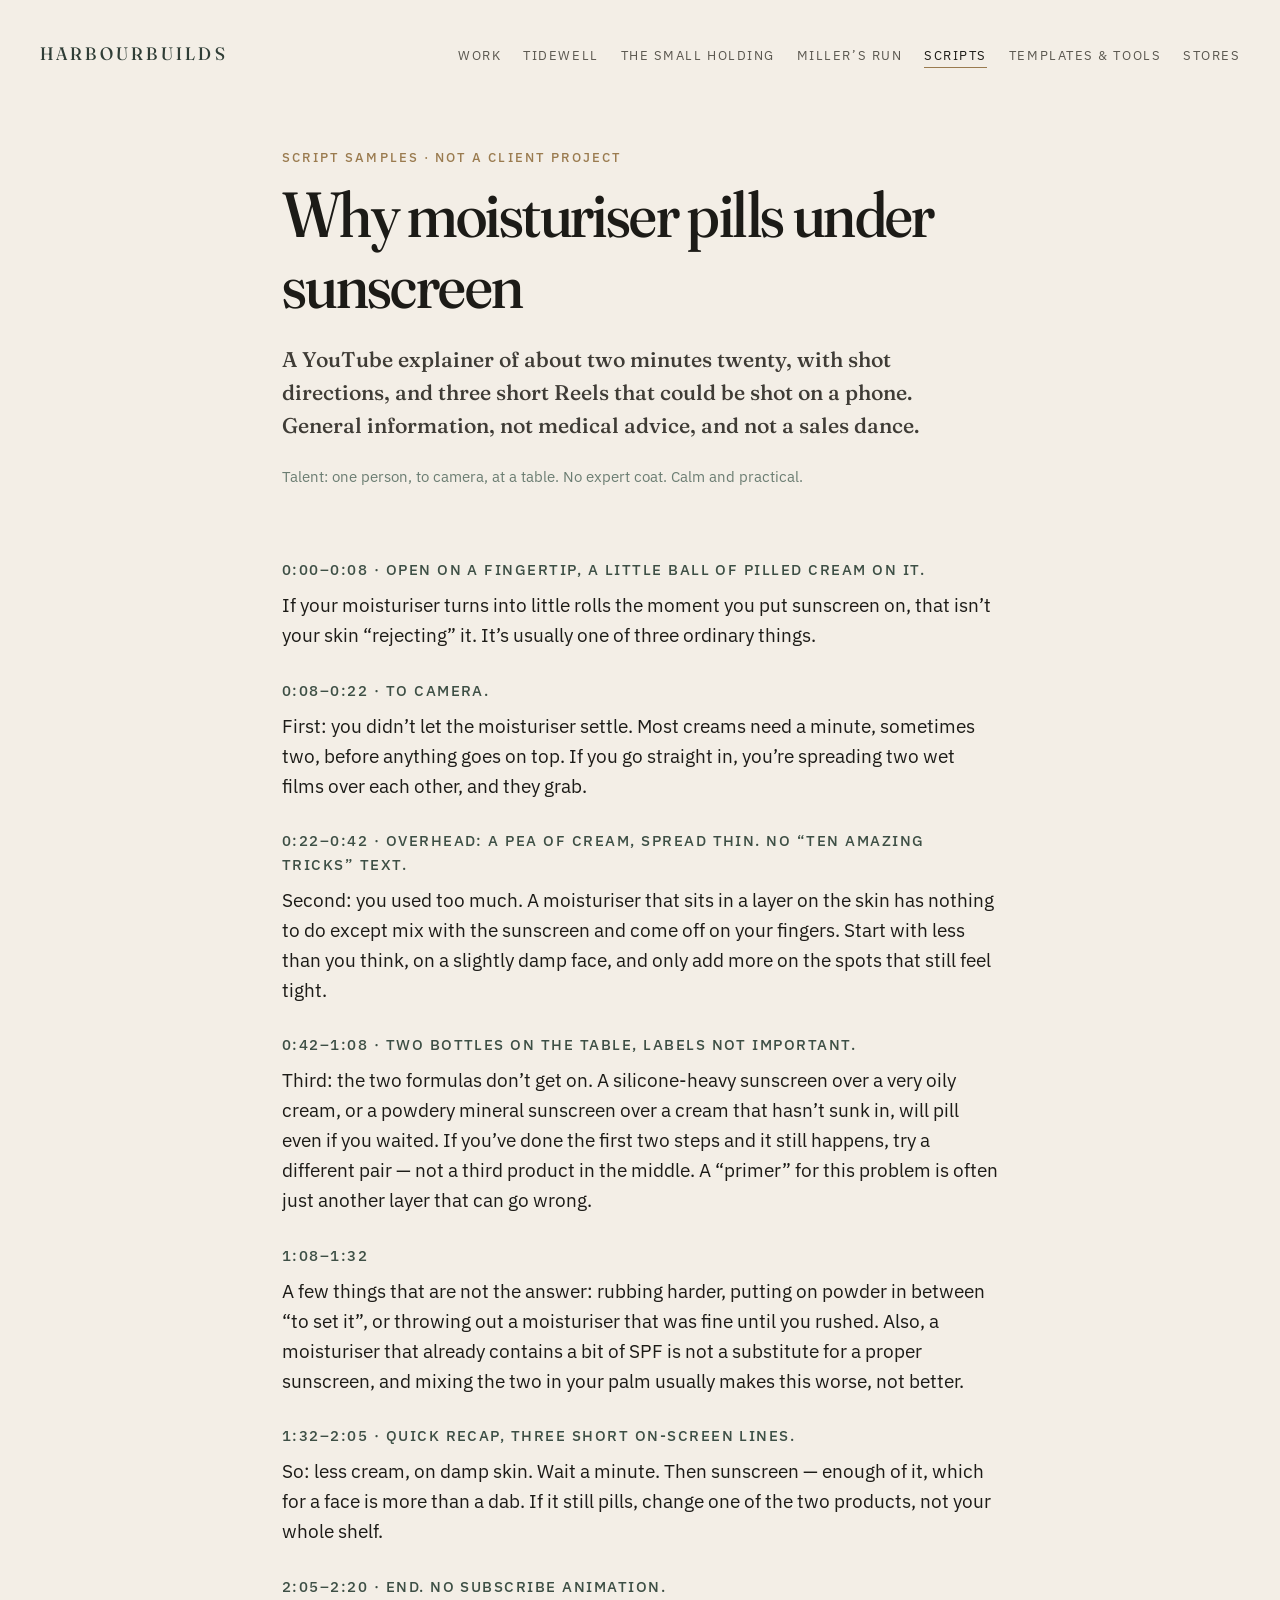
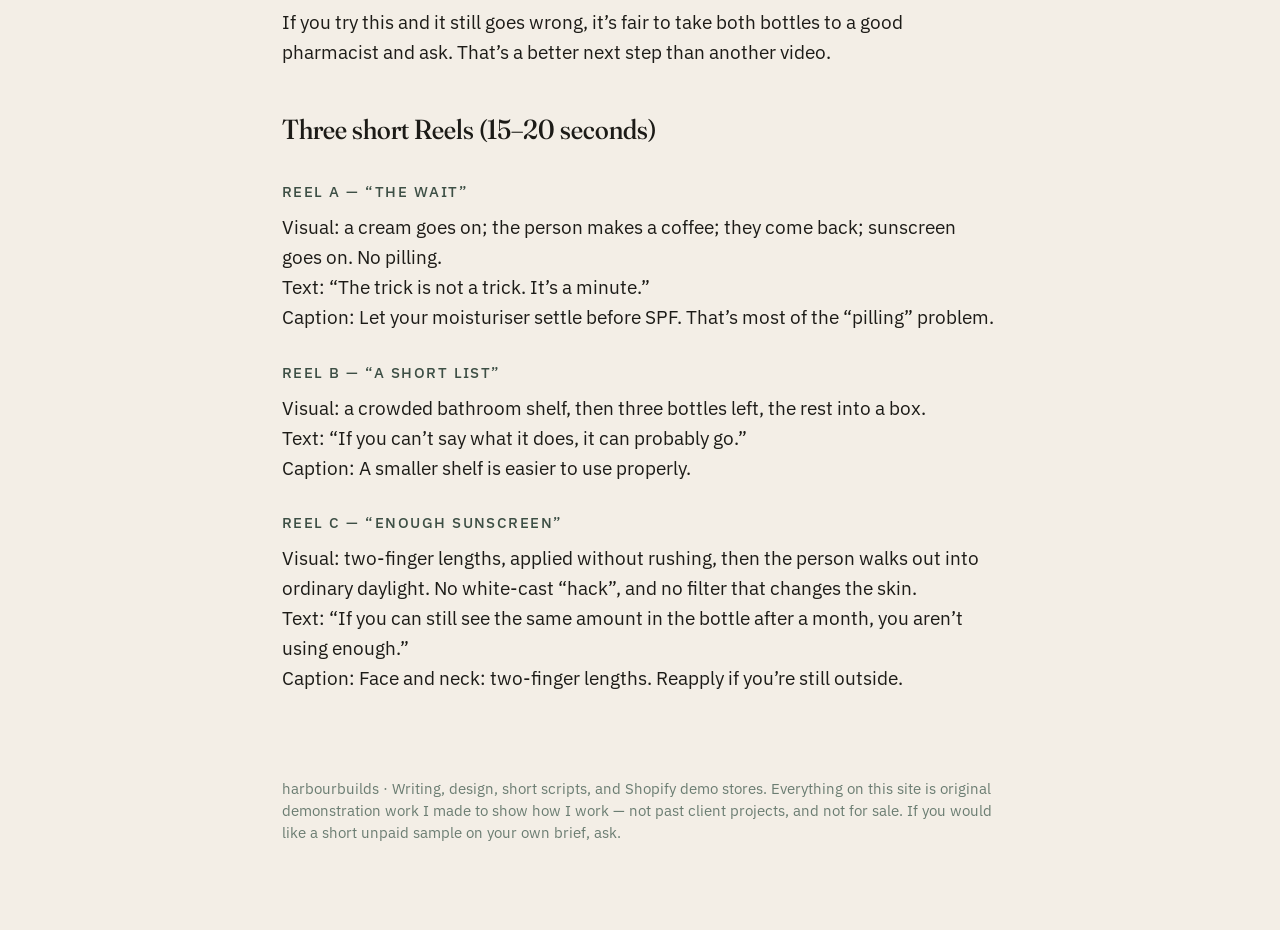
<file: scripts.html>
<!doctype html>
<html lang="en">
<head>
<meta charset="utf-8">
<meta name="viewport" content="width=device-width, initial-scale=1">
<title>Scripts — work samples</title>
<meta name="description" content="Original writing and design samples. Demonstration work, not client projects.">
<link rel="stylesheet" href="styles.css">
</head>
<body>
<div class="wide">
  <div class="top">
    <a class="sj" href="index.html">harbourbuilds</a>
    <nav>
      <a href="index.html">Work</a>
      <a href="tidewell.html">Tidewell</a>
      <a href="small-holding.html">The Small Holding</a>
      <a href="millers-run.html">Miller’s Run</a>
      <a href="scripts.html" aria-current="page">Scripts</a>
      <a href="tools.html">Templates &amp; tools</a>
      <a href="index.html#shopify-demo-stores">Stores</a>
    </nav>
  </div>
</div>

<div class="wrap">
  <section class="hero">
    <p class="kicker">Script samples · not a client project</p>
    <h1>Why moisturiser pills under sunscreen</h1>
    <p class="lede">A YouTube explainer of about two minutes twenty, with shot directions, and three short Reels that could be shot on a phone. General information, not medical advice, and not a sales dance.</p>
    <p class="fine">Talent: one person, to camera, at a table. No expert coat. Calm and practical.</p>
  </section>
  <article>
    <h4>0:00–0:08 · Open on a fingertip, a little ball of pilled cream on it.</h4>
    <p>If your moisturiser turns into little rolls the moment you put sunscreen on, that isn’t your skin “rejecting” it. It’s usually one of three ordinary things.</p>
    <h4>0:08–0:22 · To camera.</h4>
    <p>First: you didn’t let the moisturiser settle. Most creams need a minute, sometimes two, before anything goes on top. If you go straight in, you’re spreading two wet films over each other, and they grab.</p>
    <h4>0:22–0:42 · Overhead: a pea of cream, spread thin. No “ten amazing tricks” text.</h4>
    <p>Second: you used too much. A moisturiser that sits in a layer on the skin has nothing to do except mix with the sunscreen and come off on your fingers. Start with less than you think, on a slightly damp face, and only add more on the spots that still feel tight.</p>
    <h4>0:42–1:08 · Two bottles on the table, labels not important.</h4>
    <p>Third: the two formulas don’t get on. A silicone-heavy sunscreen over a very oily cream, or a powdery mineral sunscreen over a cream that hasn’t sunk in, will pill even if you waited. If you’ve done the first two steps and it still happens, try a different pair — not a third product in the middle. A “primer” for this problem is often just another layer that can go wrong.</p>
    <h4>1:08–1:32</h4>
    <p>A few things that are not the answer: rubbing harder, putting on powder in between “to set it”, or throwing out a moisturiser that was fine until you rushed. Also, a moisturiser that already contains a bit of SPF is not a substitute for a proper sunscreen, and mixing the two in your palm usually makes this worse, not better.</p>
    <h4>1:32–2:05 · Quick recap, three short on-screen lines.</h4>
    <p>So: less cream, on damp skin. Wait a minute. Then sunscreen — enough of it, which for a face is more than a dab. If it still pills, change one of the two products, not your whole shelf.</p>
    <h4>2:05–2:20 · End. No subscribe animation.</h4>
    <p>If you try this and it still goes wrong, it’s fair to take both bottles to a good pharmacist and ask. That’s a better next step than another video.</p>

    <h3>Three short Reels (15–20 seconds)</h3>
    <h4>Reel A — “The wait”</h4>
    <p>Visual: a cream goes on; the person makes a coffee; they come back; sunscreen goes on. No pilling.<br>
    Text: “The trick is not a trick. It’s a minute.”<br>
    Caption: Let your moisturiser settle before SPF. That’s most of the “pilling” problem.</p>
    <h4>Reel B — “A short list”</h4>
    <p>Visual: a crowded bathroom shelf, then three bottles left, the rest into a box.<br>
    Text: “If you can’t say what it does, it can probably go.”<br>
    Caption: A smaller shelf is easier to use properly.</p>
    <h4>Reel C — “Enough sunscreen”</h4>
    <p>Visual: two-finger lengths, applied without rushing, then the person walks out into ordinary daylight. No white-cast “hack”, and no filter that changes the skin.<br>
    Text: “If you can still see the same amount in the bottle after a month, you aren’t using enough.”<br>
    Caption: Face and neck: two-finger lengths. Reapply if you’re still outside.</p>
  </article>
</div>

<div class="wrap">
<footer class="site">
  <p>harbourbuilds · Writing, design, short scripts, and Shopify demo stores. Everything on this site is original demonstration work I made to show how I work — not past client projects, and not for sale. If you would like a short unpaid sample on your own brief, ask.</p>
</footer>
</div>
</body></html>
</file>
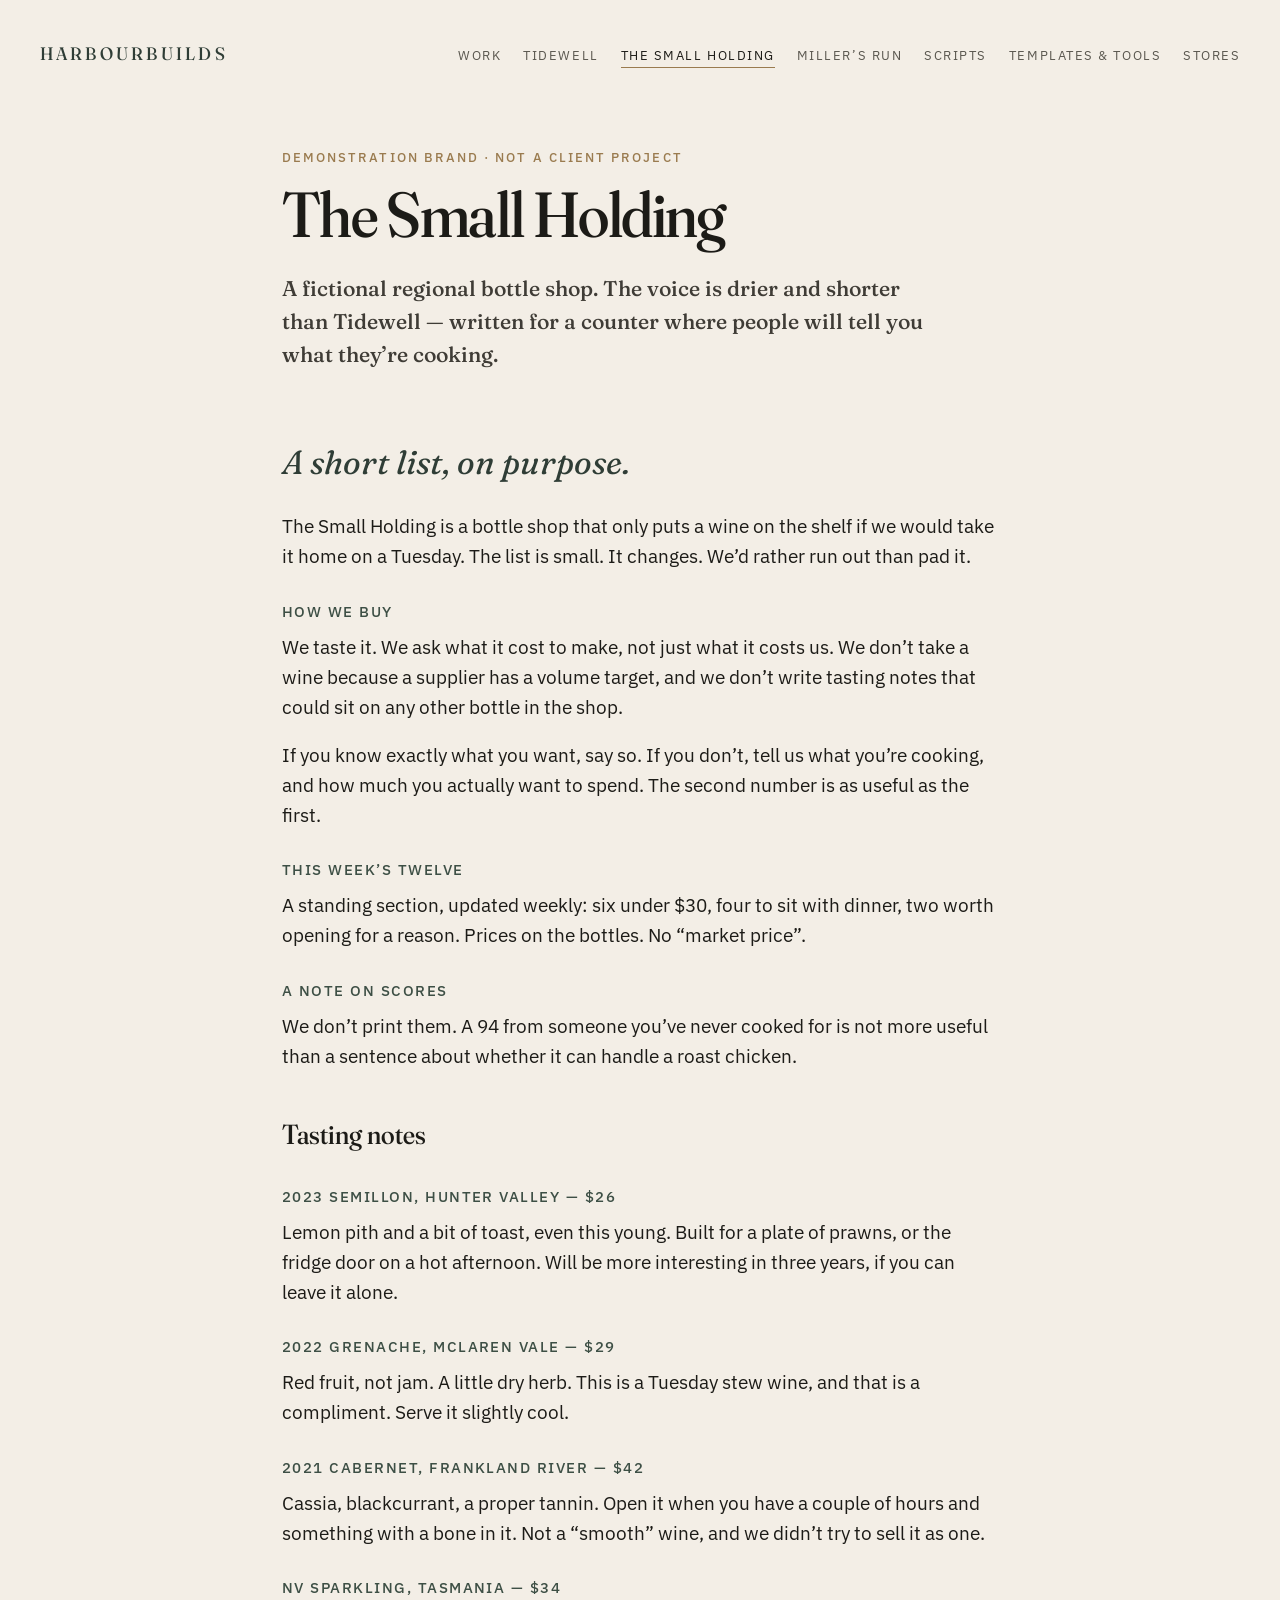
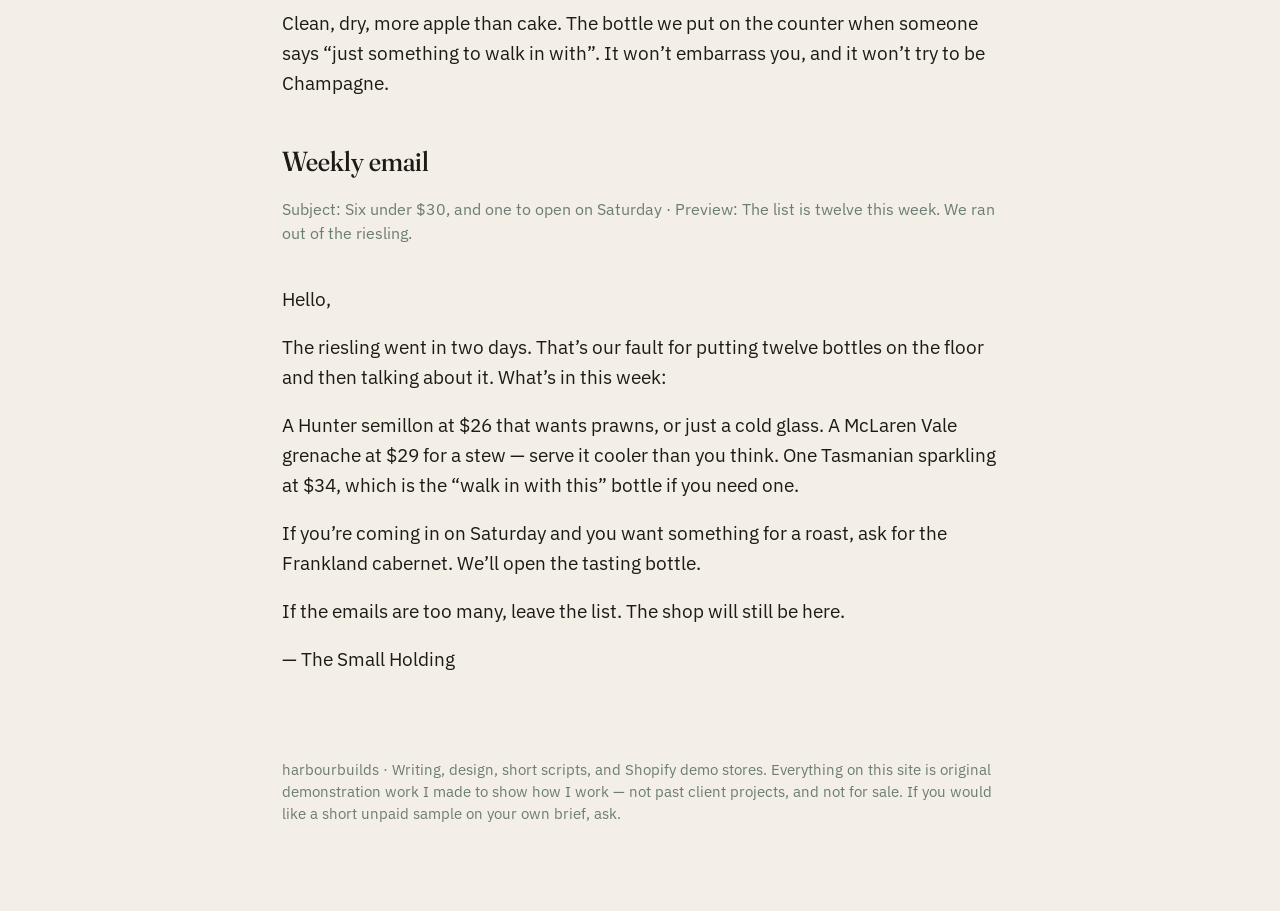
<file: small-holding.html>
<!doctype html>
<html lang="en">
<head>
<meta charset="utf-8">
<meta name="viewport" content="width=device-width, initial-scale=1">
<title>The Small Holding — work samples</title>
<meta name="description" content="Original writing and design samples. Demonstration work, not client projects.">
<link rel="stylesheet" href="styles.css">
</head>
<body>
<div class="wide">
  <div class="top">
    <a class="sj" href="index.html">harbourbuilds</a>
    <nav>
      <a href="index.html">Work</a>
      <a href="tidewell.html">Tidewell</a>
      <a href="small-holding.html" aria-current="page">The Small Holding</a>
      <a href="millers-run.html">Miller’s Run</a>
      <a href="scripts.html">Scripts</a>
      <a href="tools.html">Templates &amp; tools</a>
      <a href="index.html#shopify-demo-stores">Stores</a>
    </nav>
  </div>
</div>

<div class="wrap">
  <section class="hero">
    <p class="kicker">Demonstration brand · not a client project</p>
    <h1>The Small Holding</h1>
    <p class="lede">A fictional regional bottle shop. The voice is drier and shorter than Tidewell — written for a counter where people will tell you what they’re cooking.</p>
  </section>
  <article>
    <p class="pull">A short list, on purpose.</p>
    <p>The Small Holding is a bottle shop that only puts a wine on the shelf if we would take it home on a Tuesday. The list is small. It changes. We’d rather run out than pad it.</p>
    <h4>How we buy</h4>
    <p>We taste it. We ask what it cost to make, not just what it costs us. We don’t take a wine because a supplier has a volume target, and we don’t write tasting notes that could sit on any other bottle in the shop.</p>
    <p>If you know exactly what you want, say so. If you don’t, tell us what you’re cooking, and how much you actually want to spend. The second number is as useful as the first.</p>
    <h4>This week’s twelve</h4>
    <p>A standing section, updated weekly: six under $30, four to sit with dinner, two worth opening for a reason. Prices on the bottles. No “market price”.</p>
    <h4>A note on scores</h4>
    <p>We don’t print them. A 94 from someone you’ve never cooked for is not more useful than a sentence about whether it can handle a roast chicken.</p>

    <h3>Tasting notes</h3>
    <h4>2023 Semillon, Hunter Valley — $26</h4>
    <p>Lemon pith and a bit of toast, even this young. Built for a plate of prawns, or the fridge door on a hot afternoon. Will be more interesting in three years, if you can leave it alone.</p>
    <h4>2022 Grenache, McLaren Vale — $29</h4>
    <p>Red fruit, not jam. A little dry herb. This is a Tuesday stew wine, and that is a compliment. Serve it slightly cool.</p>
    <h4>2021 Cabernet, Frankland River — $42</h4>
    <p>Cassia, blackcurrant, a proper tannin. Open it when you have a couple of hours and something with a bone in it. Not a “smooth” wine, and we didn’t try to sell it as one.</p>
    <h4>NV Sparkling, Tasmania — $34</h4>
    <p>Clean, dry, more apple than cake. The bottle we put on the counter when someone says “just something to walk in with”. It won’t embarrass you, and it won’t try to be Champagne.</p>

    <h3>Weekly email</h3>
    <p class="meta">Subject: Six under $30, and one to open on Saturday · Preview: The list is twelve this week. We ran out of the riesling.</p>
    <p>Hello,</p>
    <p>The riesling went in two days. That’s our fault for putting twelve bottles on the floor and then talking about it. What’s in this week:</p>
    <p>A Hunter semillon at $26 that wants prawns, or just a cold glass. A McLaren Vale grenache at $29 for a stew — serve it cooler than you think. One Tasmanian sparkling at $34, which is the “walk in with this” bottle if you need one.</p>
    <p>If you’re coming in on Saturday and you want something for a roast, ask for the Frankland cabernet. We’ll open the tasting bottle.</p>
    <p>If the emails are too many, leave the list. The shop will still be here.</p>
    <p>— The Small Holding</p>
  </article>
</div>

<div class="wrap">
<footer class="site">
  <p>harbourbuilds · Writing, design, short scripts, and Shopify demo stores. Everything on this site is original demonstration work I made to show how I work — not past client projects, and not for sale. If you would like a short unpaid sample on your own brief, ask.</p>
</footer>
</div>
</body></html>
</file>
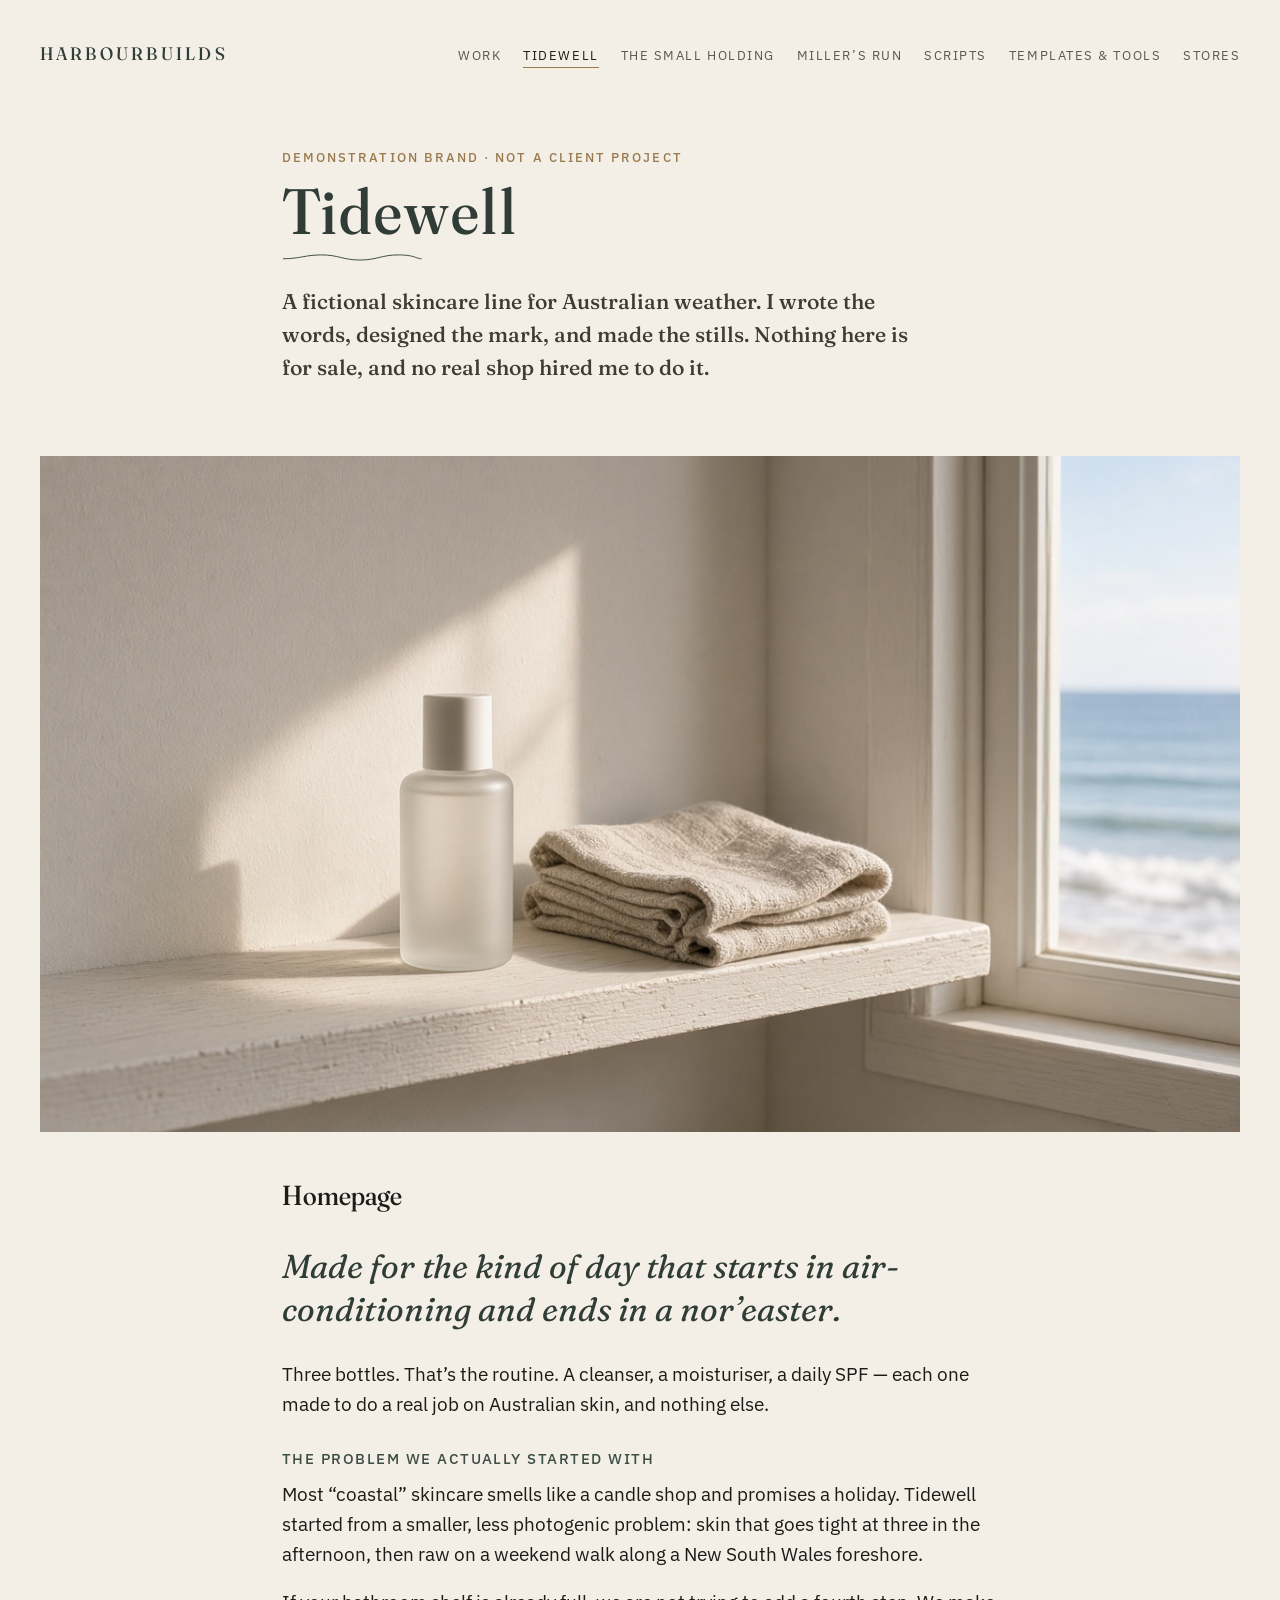
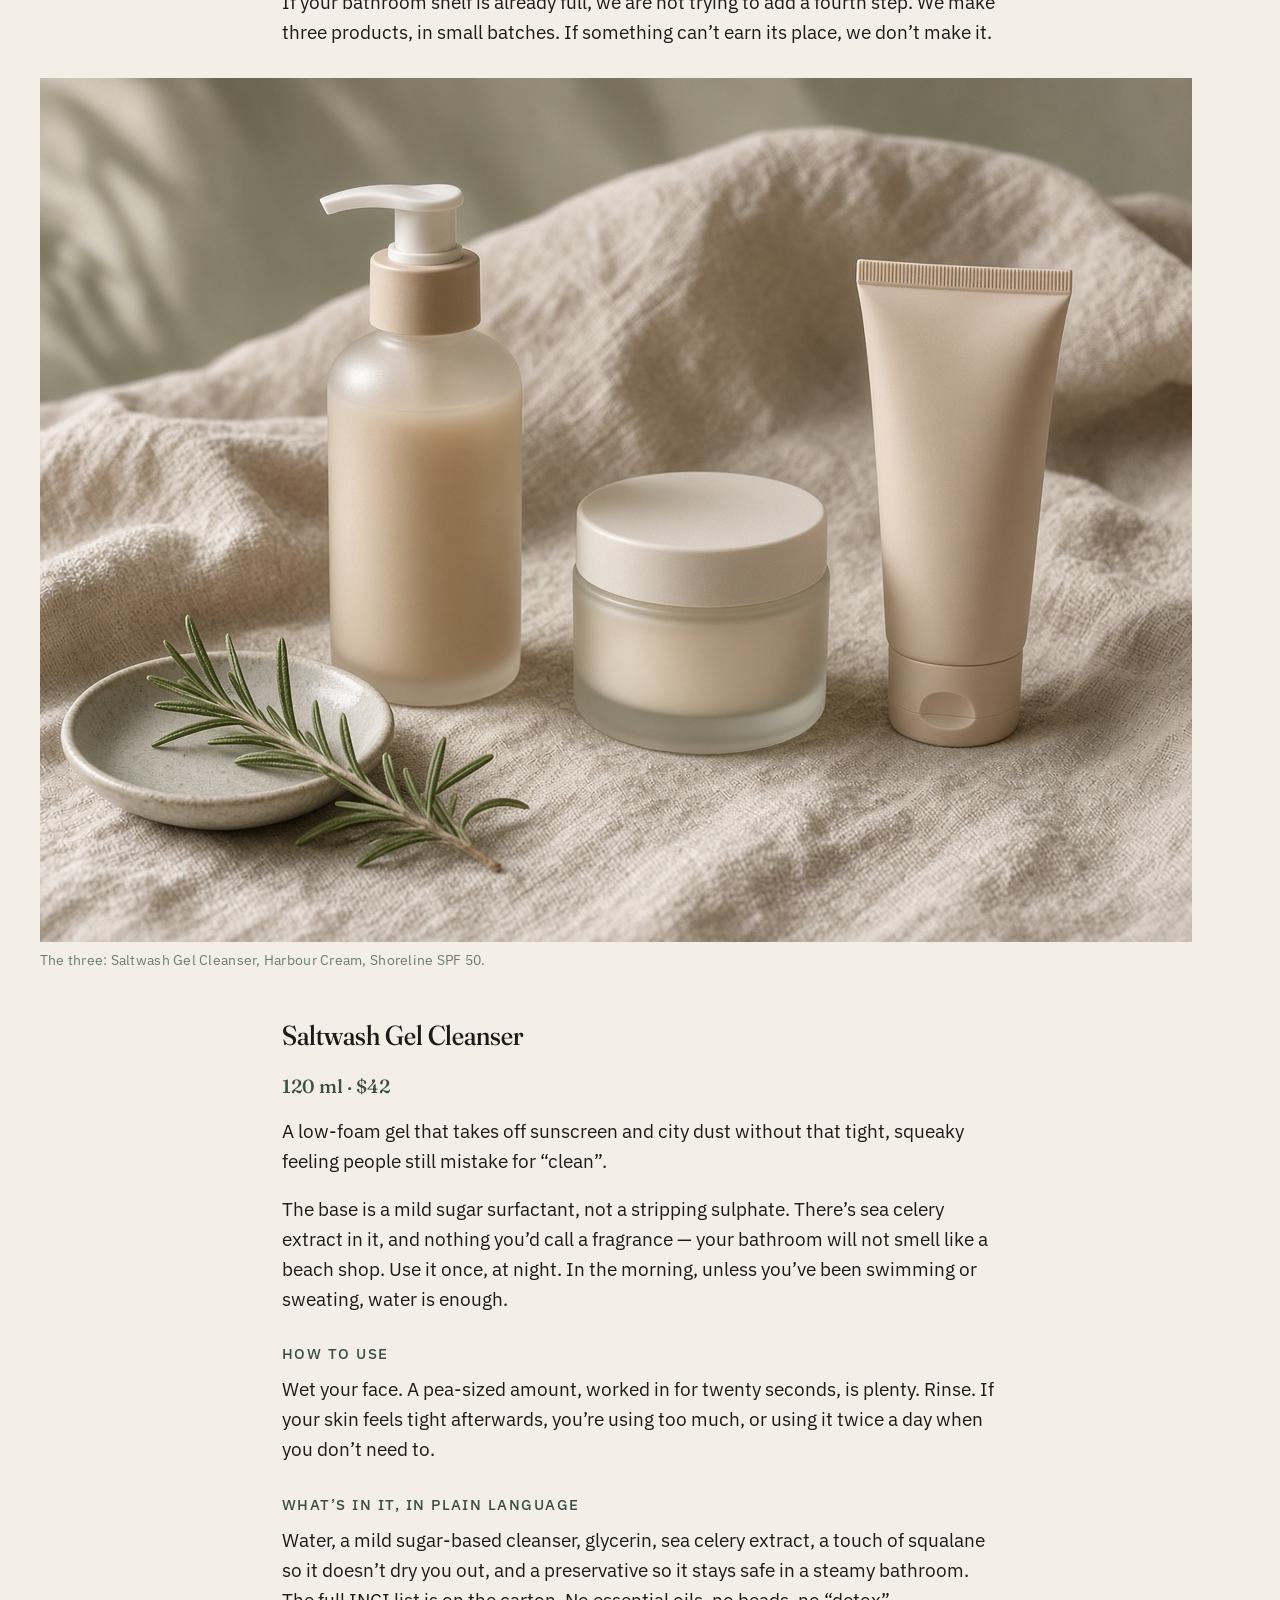
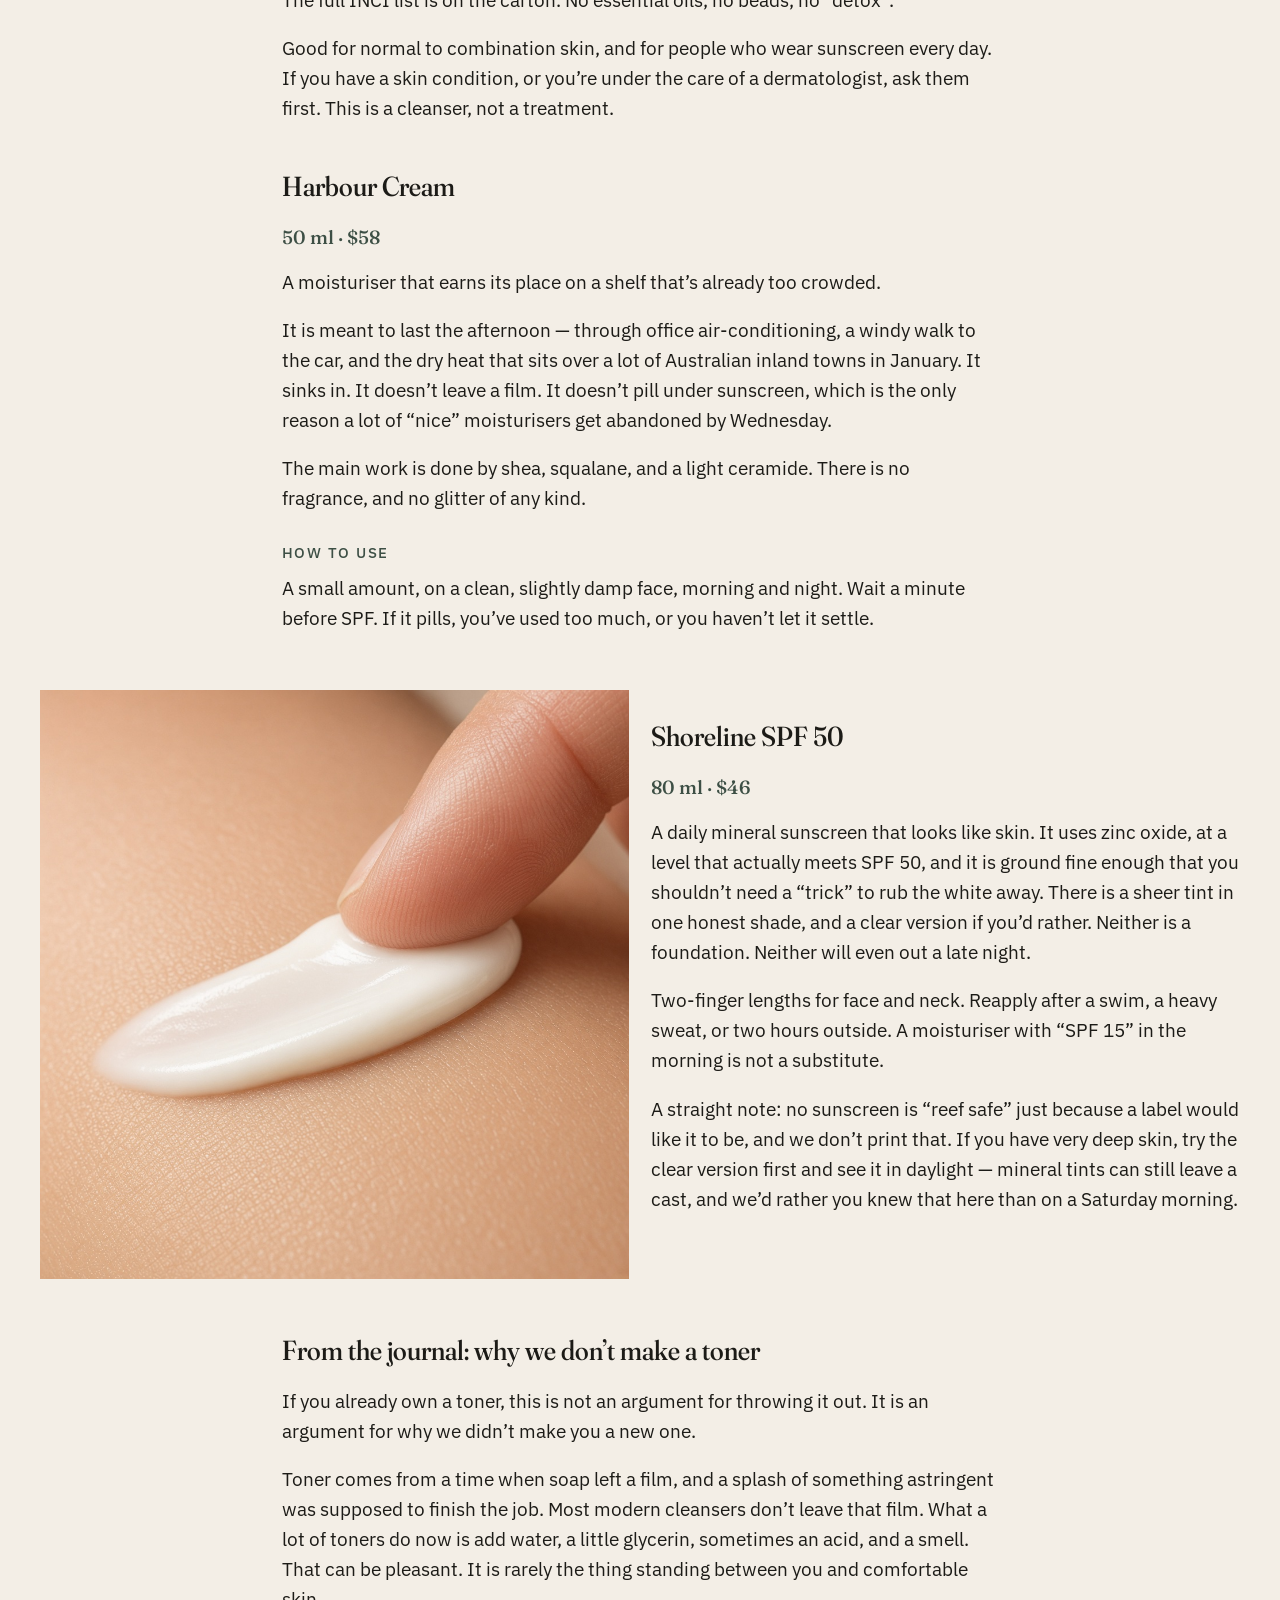
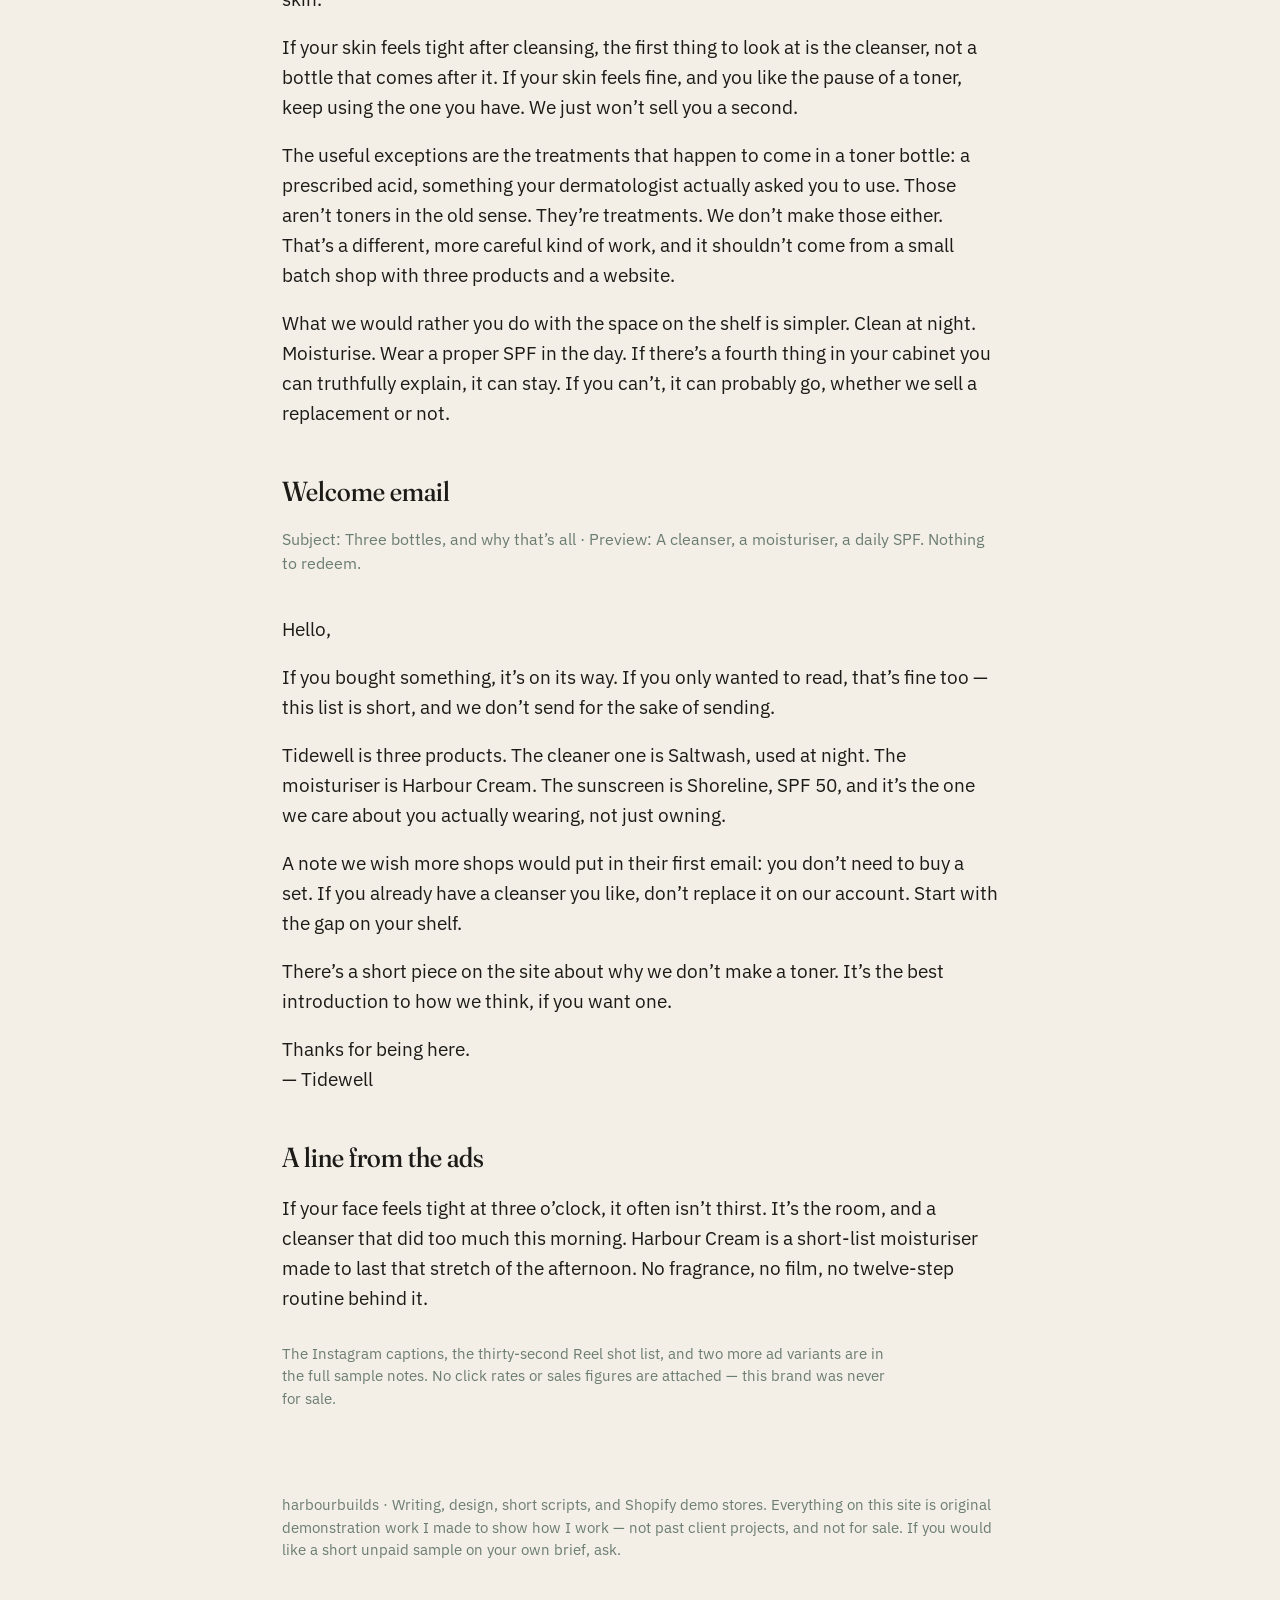
<file: tidewell.html>
<!doctype html>
<html lang="en">
<head>
<meta charset="utf-8">
<meta name="viewport" content="width=device-width, initial-scale=1">
<title>Tidewell — work samples</title>
<meta name="description" content="Original writing and design samples. Demonstration work, not client projects.">
<link rel="stylesheet" href="styles.css">
</head>
<body>
<div class="wide">
  <div class="top">
    <a class="sj" href="index.html">harbourbuilds</a>
    <nav>
      <a href="index.html">Work</a>
      <a href="tidewell.html" aria-current="page">Tidewell</a>
      <a href="small-holding.html">The Small Holding</a>
      <a href="millers-run.html">Miller’s Run</a>
      <a href="scripts.html">Scripts</a>
      <a href="tools.html">Templates &amp; tools</a>
      <a href="index.html#shopify-demo-stores">Stores</a>
    </nav>
  </div>
</div>

<div class="wrap">
  <section class="hero">
    <p class="kicker">Demonstration brand · not a client project</p>
    <div style="text-align:left;margin:0.4rem 0 1.2rem;">
      <div class="tw" style="font-size:clamp(2.4rem,5vw,3.4rem);">Tidewell</div>
      <svg class="tw-line" viewBox="0 0 220 14" aria-hidden="true" style="margin:0.55rem 0 0;">
        <path d="M2 9 C 28 9, 36 3, 62 3 S 96 11, 122 11 S 156 3, 182 3 S 210 9, 218 9" fill="none" stroke="#2F3D36" stroke-width="1.4" stroke-linecap="round"/>
      </svg>
    </div>
    <p class="lede">A fictional skincare line for Australian weather. I wrote the words, designed the mark, and made the stills. Nothing here is for sale, and no real shop hired me to do it.</p>
  </section>
</div>

<div class="wide">
  <figure>
    <img src="img/tidewell-shelf.jpg" alt="Frosted bottle on a bathroom shelf beside a window looking onto the sea">
  </figure>
</div>

<div class="wrap">
  <article>
    <h3>Homepage</h3>
    <p class="pull">Made for the kind of day that starts in air-conditioning and ends in a nor’easter.</p>
    <p>Three bottles. That’s the routine. A cleanser, a moisturiser, a daily SPF — each one made to do a real job on Australian skin, and nothing else.</p>
    <h4>The problem we actually started with</h4>
    <p>Most “coastal” skincare smells like a candle shop and promises a holiday. Tidewell started from a smaller, less photogenic problem: skin that goes tight at three in the afternoon, then raw on a weekend walk along a New South Wales foreshore.</p>
    <p>If your bathroom shelf is already full, we are not trying to add a fourth step. We make three products, in small batches. If something can’t earn its place, we don’t make it.</p>
  </article>
</div>

<div class="wide">
  <figure>
    <img src="img/tidewell-bottles.jpg" alt="Three unlabelled bottles on linen">
    <figcaption>The three: Saltwash Gel Cleanser, Harbour Cream, Shoreline SPF 50.</figcaption>
  </figure>
</div>

<div class="wrap">
  <article>
    <h3>Saltwash Gel Cleanser</h3>
    <p class="price">120 ml · $42</p>
    <p>A low-foam gel that takes off sunscreen and city dust without that tight, squeaky feeling people still mistake for “clean”.</p>
    <p>The base is a mild sugar surfactant, not a stripping sulphate. There’s sea celery extract in it, and nothing you’d call a fragrance — your bathroom will not smell like a beach shop. Use it once, at night. In the morning, unless you’ve been swimming or sweating, water is enough.</p>
    <h4>How to use</h4>
    <p>Wet your face. A pea-sized amount, worked in for twenty seconds, is plenty. Rinse. If your skin feels tight afterwards, you’re using too much, or using it twice a day when you don’t need to.</p>
    <h4>What’s in it, in plain language</h4>
    <p>Water, a mild sugar-based cleanser, glycerin, sea celery extract, a touch of squalane so it doesn’t dry you out, and a preservative so it stays safe in a steamy bathroom. The full INCI list is on the carton. No essential oils, no beads, no “detox”.</p>
    <p>Good for normal to combination skin, and for people who wear sunscreen every day. If you have a skin condition, or you’re under the care of a dermatologist, ask them first. This is a cleanser, not a treatment.</p>

    <h3>Harbour Cream</h3>
    <p class="price">50 ml · $58</p>
    <p>A moisturiser that earns its place on a shelf that’s already too crowded.</p>
    <p>It is meant to last the afternoon — through office air-conditioning, a windy walk to the car, and the dry heat that sits over a lot of Australian inland towns in January. It sinks in. It doesn’t leave a film. It doesn’t pill under sunscreen, which is the only reason a lot of “nice” moisturisers get abandoned by Wednesday.</p>
    <p>The main work is done by shea, squalane, and a light ceramide. There is no fragrance, and no glitter of any kind.</p>
    <h4>How to use</h4>
    <p>A small amount, on a clean, slightly damp face, morning and night. Wait a minute before SPF. If it pills, you’ve used too much, or you haven’t let it settle.</p>
  </article>
</div>

<div class="wide">
  <div class="grid-2">
    <figure>
      <img src="img/tidewell-swatch.jpg" alt="Moisturiser swatched on skin">
    </figure>
    <div style="display:flex;align-items:center;">
      <article>
        <h3 style="margin-top:0;">Shoreline SPF 50</h3>
        <p class="price">80 ml · $46</p>
        <p>A daily mineral sunscreen that looks like skin. It uses zinc oxide, at a level that actually meets SPF 50, and it is ground fine enough that you shouldn’t need a “trick” to rub the white away. There is a sheer tint in one honest shade, and a clear version if you’d rather. Neither is a foundation. Neither will even out a late night.</p>
        <p>Two-finger lengths for face and neck. Reapply after a swim, a heavy sweat, or two hours outside. A moisturiser with “SPF 15” in the morning is not a substitute.</p>
        <p>A straight note: no sunscreen is “reef safe” just because a label would like it to be, and we don’t print that. If you have very deep skin, try the clear version first and see it in daylight — mineral tints can still leave a cast, and we’d rather you knew that here than on a Saturday morning.</p>
      </article>
    </div>
  </div>
</div>

<div class="wrap">
  <article>
    <h3>From the journal: why we don’t make a toner</h3>
    <p>If you already own a toner, this is not an argument for throwing it out. It is an argument for why we didn’t make you a new one.</p>
    <p>Toner comes from a time when soap left a film, and a splash of something astringent was supposed to finish the job. Most modern cleansers don’t leave that film. What a lot of toners do now is add water, a little glycerin, sometimes an acid, and a smell. That can be pleasant. It is rarely the thing standing between you and comfortable skin.</p>
    <p>If your skin feels tight after cleansing, the first thing to look at is the cleanser, not a bottle that comes after it. If your skin feels fine, and you like the pause of a toner, keep using the one you have. We just won’t sell you a second.</p>
    <p>The useful exceptions are the treatments that happen to come in a toner bottle: a prescribed acid, something your dermatologist actually asked you to use. Those aren’t toners in the old sense. They’re treatments. We don’t make those either. That’s a different, more careful kind of work, and it shouldn’t come from a small batch shop with three products and a website.</p>
    <p>What we would rather you do with the space on the shelf is simpler. Clean at night. Moisturise. Wear a proper SPF in the day. If there’s a fourth thing in your cabinet you can truthfully explain, it can stay. If you can’t, it can probably go, whether we sell a replacement or not.</p>

    <h3>Welcome email</h3>
    <p class="meta">Subject: Three bottles, and why that’s all · Preview: A cleanser, a moisturiser, a daily SPF. Nothing to redeem.</p>
    <p>Hello,</p>
    <p>If you bought something, it’s on its way. If you only wanted to read, that’s fine too — this list is short, and we don’t send for the sake of sending.</p>
    <p>Tidewell is three products. The cleaner one is Saltwash, used at night. The moisturiser is Harbour Cream. The sunscreen is Shoreline, SPF 50, and it’s the one we care about you actually wearing, not just owning.</p>
    <p>A note we wish more shops would put in their first email: you don’t need to buy a set. If you already have a cleanser you like, don’t replace it on our account. Start with the gap on your shelf.</p>
    <p>There’s a short piece on the site about why we don’t make a toner. It’s the best introduction to how we think, if you want one.</p>
    <p>Thanks for being here.<br>— Tidewell</p>

    <h3>A line from the ads</h3>
    <p>If your face feels tight at three o’clock, it often isn’t thirst. It’s the room, and a cleanser that did too much this morning. Harbour Cream is a short-list moisturiser made to last that stretch of the afternoon. No fragrance, no film, no twelve-step routine behind it.</p>
    <p class="fine" style="margin-top:1.5rem;">The Instagram captions, the thirty-second Reel shot list, and two more ad variants are in the full sample notes. No click rates or sales figures are attached — this brand was never for sale.</p>
  </article>
</div>

<div class="wrap">
<footer class="site">
  <p>harbourbuilds · Writing, design, short scripts, and Shopify demo stores. Everything on this site is original demonstration work I made to show how I work — not past client projects, and not for sale. If you would like a short unpaid sample on your own brief, ask.</p>
</footer>
</div>
</body></html>
</file>
<file: styles.css>
@font-face{font-family:'Fraunces Display';src:url('fonts/Fraunces-Display.ttf') format('truetype');font-weight:500;font-style:normal;font-display:block;}
@font-face{font-family:'Fraunces Text';src:url('fonts/Fraunces-Text.ttf') format('truetype');font-weight:500;font-style:normal;font-display:block;}
@font-face{font-family:'Fraunces Italic';src:url('fonts/Fraunces-Italic.ttf') format('truetype');font-weight:400;font-style:italic;font-display:block;}
@font-face{font-family:'EB Garamond';src:url('fonts/EBGaramond-Regular.ttf') format('truetype');font-weight:500;font-style:normal;font-display:block;}
@font-face{font-family:'EB Garamond';src:url('fonts/EBGaramond-Bold.ttf') format('truetype');font-weight:650;font-style:normal;font-display:block;}
@font-face{font-family:'EB Garamond';src:url('fonts/EBGaramond-Italic.ttf') format('truetype');font-weight:500;font-style:italic;font-display:block;}
@font-face{font-family:'IBM Plex Sans';src:url('fonts/IBMPlexSans-Light.ttf') format('truetype');font-weight:350;font-style:normal;font-display:block;}
@font-face{font-family:'IBM Plex Sans';src:url('fonts/IBMPlexSans-Regular.ttf') format('truetype');font-weight:400;font-style:normal;font-display:block;}
@font-face{font-family:'IBM Plex Sans';src:url('fonts/IBMPlexSans-Medium.ttf') format('truetype');font-weight:500;font-style:normal;font-display:block;}

*{box-sizing:border-box;margin:0;padding:0;}
html{font-size:19px;}
body{
  background:#F3EEE6;
  color:#1C1B17;
  font-family:'IBM Plex Sans',system-ui,sans-serif;
  font-weight:400;
  line-height:1.58;
  -webkit-font-smoothing:antialiased;
  text-rendering:optimizeLegibility;
}
a{color:inherit;}
img{max-width:100%;height:auto;display:block;}
.wrap{max-width:40.5rem;margin:0 auto;padding:0 1.4rem;}
.wide{max-width:66rem;margin:0 auto;padding:0 1.4rem;}

.top{
  display:flex;align-items:baseline;justify-content:space-between;
  padding:2.1rem 0 0;
  gap:1rem;
}
.sj{
  font-family:'Fraunces Display',Georgia,serif;
  font-size:0.95rem;
  letter-spacing:0.18em;
  text-transform:uppercase;
  text-decoration:none;
  color:#2F3D36;
}
nav{display:flex;gap:1.15rem;flex-wrap:wrap;}
nav a{
  font-size:0.68rem;
  letter-spacing:0.12em;
  text-transform:uppercase;
  text-decoration:none;
  color:#5A574F;
  border-bottom:1px solid transparent;
  padding-bottom:1px;
}
nav a:hover,nav a[aria-current="page"]{color:#1C1B17;border-bottom-color:#9A7B4F;}

.hero{padding:4.2rem 0 2.2rem;}
.hero h1{
  font-family:'Fraunces Display',Georgia,serif;
  font-weight:500;
  font-size:clamp(2.2rem,5.4vw,3.35rem);
  line-height:1.12;
  letter-spacing:-0.025em;
  margin-bottom:1.15rem;
}
.lede{
  font-family:'Fraunces Text',Georgia,serif;
  font-size:1.12rem;
  line-height:1.55;
  color:#3F3C36;
  max-width:34rem;
}
.fine{
  margin-top:1.2rem;
  font-size:0.8rem;
  line-height:1.5;
  color:#6B7D72;
  max-width:32rem;
}
hr.rule{border:0;border-top:1px solid #D4CBBB;margin:3.4rem 0;}

.kicker{
  font-size:0.68rem;
  letter-spacing:0.16em;
  text-transform:uppercase;
  color:#9A7B4F;
  font-weight:500;
  margin-bottom:0.55rem;
}
h2{
  font-family:'Fraunces Display',Georgia,serif;
  font-weight:500;
  font-size:clamp(1.7rem,3.6vw,2.2rem);
  letter-spacing:-0.02em;
  line-height:1.15;
  margin-bottom:0.55rem;
}
.intro{color:#3F3C36;margin-bottom:1.2rem;max-width:36rem;}
.pull{
  font-family:'Fraunces Italic',Georgia,serif;
  font-style:italic;
  font-size:clamp(1.35rem,2.6vw,1.8rem);
  line-height:1.3;
  color:#2F3D36;
  margin:1.4rem 0 1.5rem;
  max-width:34rem;
}
figure{margin:1.6rem 0 0.4rem;}
figcaption{
  font-size:0.72rem;
  color:#6B7D72;
  margin-top:0.45rem;
  letter-spacing:0.02em;
}
.more{
  display:inline-block;
  margin-top:1.15rem;
  font-size:0.72rem;
  letter-spacing:0.11em;
  text-transform:uppercase;
  text-decoration:none;
  color:#2F3D36;
  border-bottom:1px solid #9A7B4F;
  padding-bottom:2px;
}
.more:hover{border-bottom-color:#1C1B17;}

.grid-2{
  display:grid;
  grid-template-columns:1fr 1fr;
  gap:1.2rem;
  margin:1.4rem 0;
}
@media(max-width:720px){.grid-2{grid-template-columns:1fr;}}

article p{margin:0 0 0.95rem;}
article h3{
  font-family:'Fraunces Display',Georgia,serif;
  font-weight:500;
  font-size:1.45rem;
  margin:2.2rem 0 0.7rem;
}
article h4{
  font-family:'IBM Plex Sans',sans-serif;
  font-weight:500;
  font-size:0.78rem;
  letter-spacing:0.1em;
  text-transform:uppercase;
  color:#3D4F45;
  margin:1.5rem 0 0.45rem;
}
.price{font-family:'Fraunces Text',Georgia,serif;color:#3D4F45;margin-bottom:0.8rem;}
.meta{font-size:0.82rem;color:#6B7D72;margin-bottom:2rem;}

.marks{
  display:grid;
  grid-template-columns:repeat(3,1fr);
  gap:1rem;
  margin:1.6rem 0;
}
@media(max-width:800px){.marks{grid-template-columns:1fr;}}
.mark-card{
  background:#FBF8F2;
  border:1px solid #E4DCCE;
  padding:2.2rem 1.2rem 1.4rem;
  display:flex;
  flex-direction:column;
  align-items:center;
  justify-content:center;
  min-height:16rem;
  text-align:center;
}
.mark-card p{
  margin-top:1.4rem;
  font-size:0.7rem;
  letter-spacing:0.1em;
  text-transform:uppercase;
  color:#6B7D72;
}

/* Tidewell wordmark */
.tw{
  font-family:'Fraunces Display',Georgia,serif;
  font-weight:500;
  font-size:2.6rem;
  letter-spacing:0.04em;
  color:#2F3D36;
  line-height:1;
}
.tw-line{width:7.4rem;margin:0.55rem auto 0;display:block;}

/* Miller's Run concept 1 — gate */
.mr-gate{color:#3B2F27;text-align:center;line-height:1;}
.mr-top{
  font-family:'EB Garamond',Georgia,serif;
  font-weight:500;
  font-size:2rem;
  letter-spacing:0.22em;
  text-transform:uppercase;
  padding-left:0.22em;
}
.mr-bar{height:0.28rem;background:#3B2F27;margin:0.38rem 0.15rem 0.32rem;}
.mr-bot{
  font-family:'EB Garamond',Georgia,serif;
  font-weight:500;
  font-size:2rem;
  letter-spacing:0.55em;
  text-transform:uppercase;
  padding-left:0.55em;
}

/* Concept 2 — badge */
.mr-badge{
  width:11.2rem;height:11.2rem;
  border:0.38rem solid #3B2F27;
  border-radius:50%;
  display:flex;flex-direction:column;align-items:center;justify-content:center;
  color:#3B2F27;
  position:relative;
}
.mr-badge .ring{
  font-family:'EB Garamond',Georgia,serif;
  font-size:0.72rem;
  letter-spacing:0.28em;
  text-transform:uppercase;
  margin-bottom:0.35rem;
}
.mr-badge .m{
  font-family:'EB Garamond',Georgia,serif;
  font-weight:650;
  font-size:3.1rem;
  line-height:0.85;
  letter-spacing:0;
}
.mr-badge .sub{
  font-family:'IBM Plex Sans',sans-serif;
  font-size:0.52rem;
  letter-spacing:0.22em;
  text-transform:uppercase;
  margin-top:0.4rem;
  font-weight:500;
}

/* Concept 3 — stamp */
.mr-stamp{color:#3B2F27;text-align:center;}
.mr-stamp .rule{height:2px;background:#3B2F27;width:14rem;margin:0 auto;}
.mr-stamp .name{
  font-family:'IBM Plex Sans',sans-serif;
  font-weight:500;
  font-size:1.15rem;
  letter-spacing:0.42em;
  text-transform:uppercase;
  padding:0.55rem 0 0.55rem 0.42em;
}

footer.site{
  padding:3.5rem 0 4.5rem;
  font-size:0.78rem;
  color:#6B7D72;
  line-height:1.5;
}
footer.site a{border-bottom:1px solid #C8BDAA;text-decoration:none;}

/* print */
@page{size:A4;margin:16mm 16mm 18mm;}
@media print{
  html{font-size:13.5pt;}
  body{background:#fff;}
  nav,a.more{display:none;}
  .hero{padding-top:1.5rem;}
  hr.rule{margin:1.8rem 0;}
  .mark-card{break-inside:avoid;}
  img{break-inside:avoid;}
}

.grid-2.photos figure{margin:0;}
.grid-2.photos figure img{
  width:100%;
  aspect-ratio:4/3;
  object-fit:cover;
  object-position:center;
}
figure.store-shot img{
  border:1px solid #E4DCCE;
  background:#fff;
}
.store-pass{margin-top:1.2rem;margin-bottom:0;}
</file>
